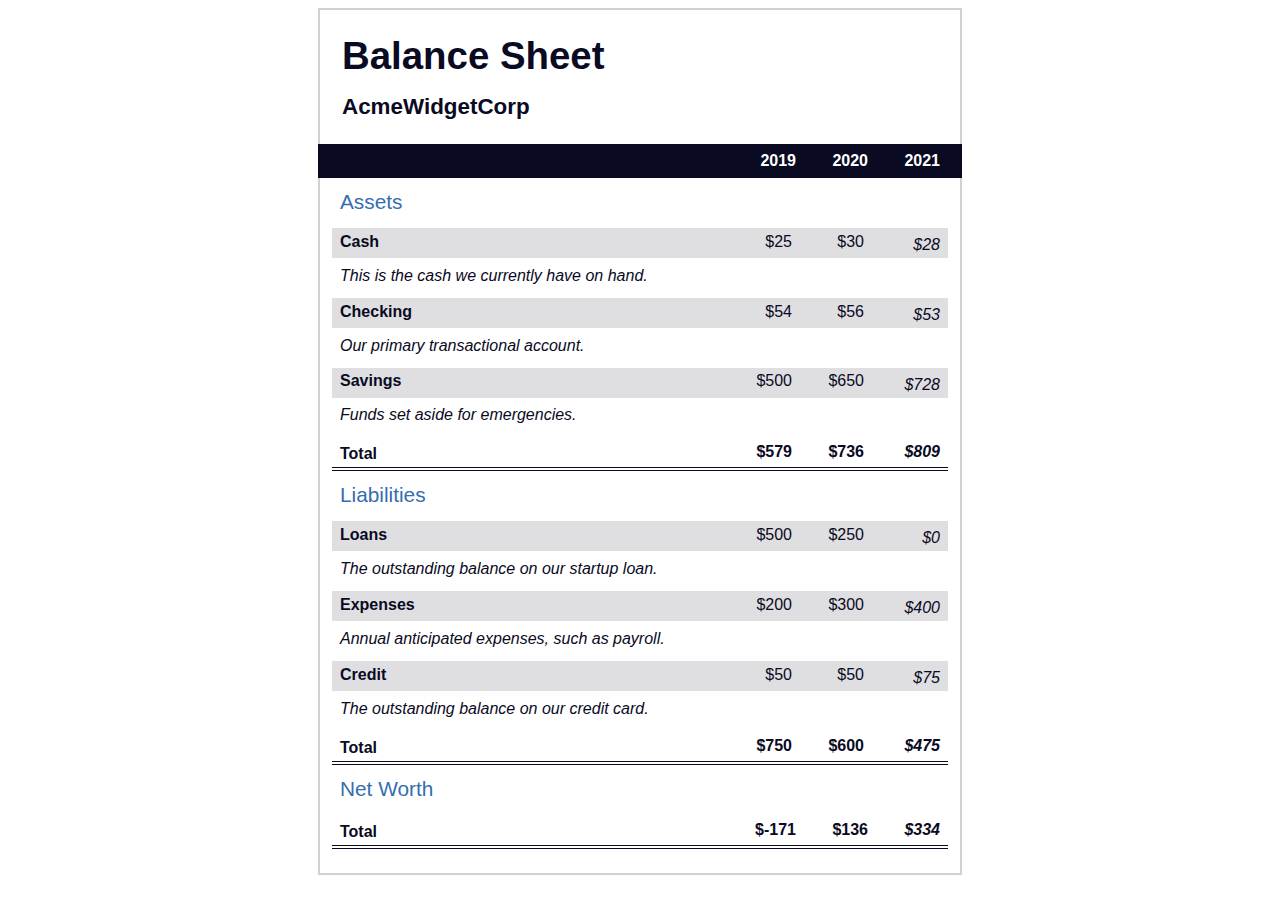
<file: Web Design Responsivo/Balance Sheet/index.html>
<!DOCTYPE html>
<html lang="en">
  <head>
    <meta charset="UTF-8">
    <meta name="viewport" content="width=device-width, initial-scale=1.0">
    <title>Balance Sheet</title>
    <link rel="stylesheet" href="./styles.css">
  </head>
  <body>
    <main>
      <section>
        <h1>
          <span class="flex">
            <span>AcmeWidgetCorp</span>
            <span>Balance Sheet</span>
          </span>
        </h1>
        <div id="years" aria-hidden="true">
          <span class="year">2019</span>
          <span class="year">2020</span>
          <span class="year">2021</span>
        </div>
        <div class="table-wrap">
          <table>
            <caption>Assets</caption>
            <thead>
              <tr>
                <td></td>
                <th><span class="sr-only year">2019</span></th>
                <th><span class="sr-only year">2020</span></th>
                <th class="current"><span class="sr-only year">2021</span></th>
              </tr>
            </thead>
            <tbody>
              <tr class="data">
                <th>Cash <span class="description">This is the cash we currently have on hand.</span></th>
                <td>$25</td>
                <td>$30</td>
                <td class="current">$28</td>
              </tr>
              <tr class="data">
                <th>Checking <span class="description">Our primary transactional account.</span></th>
                <td>$54</td>
                <td>$56</td>
                <td class="current">$53</td>
              </tr>
              <tr class="data">
                <th>Savings <span class="description">Funds set aside for emergencies.</span></th>
                <td>$500</td>
                <td>$650</td>
                <td class="current">$728</td>
              </tr>
              <tr class="total">
                <th>Total <span class="sr-only">Assets</span></th>
                <td>$579</td>
                <td>$736</td>
                <td class="current">$809</td>
              </tr>
            </tbody>
          </table>
          <table>
            <caption>Liabilities</caption>
            <thead>
              <tr>
              <td></td>
              <th><span class="sr-only">2019</span></th>
              <th><span class="sr-only">2020</span></th>
              <th><span class="sr-only">2021</span></th>
              </tr>
            </thead>
            <tbody>
              <tr class="data">
                <th>Loans <span class="description">The outstanding balance on our startup loan.</span></th>
                <td>$500</td>
                <td>$250</td>
                <td class="current">$0</td>
              </tr>
              <tr class="data">
                <th>Expenses <span class="description">Annual anticipated expenses, such as payroll.</span></th>
                <td>$200</td>
                <td>$300</td>
                <td class="current">$400</td>
              </tr>
              <tr class="data">
                <th>Credit <span class="description">The outstanding balance on our credit card.</span></th>
                <td>$50</td>
                <td>$50</td>
                <td class="current">$75</td>
              </tr>
              <tr class="total">
                <th>Total <span class="sr-only">Liabilities</span></th>
                <td>$750</td>
                <td>$600</td>
                <td class="current">$475</td>
              </tr>
            </tbody>
          </table>
          <table>
            <caption>Net Worth</caption>
            <thead>
              <tr>
              <td></td>
              <th><span class="sr-only">2019</span></th>
              <th><span class="sr-only">2020</span></th>
              <th><span class="sr-only">2021</span></th>
              </tr>
            </thead>
            <tbody>
              <tr class="total">
                <th>Total <span class="sr-only">Net Worth</span></th>
                <td>$-171</td>
                <td>$136</td>
                <td class="current">$334</td>
              </tr>
            </tbody>
          </table>
        </div>
      </section>
    </main>
  </body>
</html>
</file>
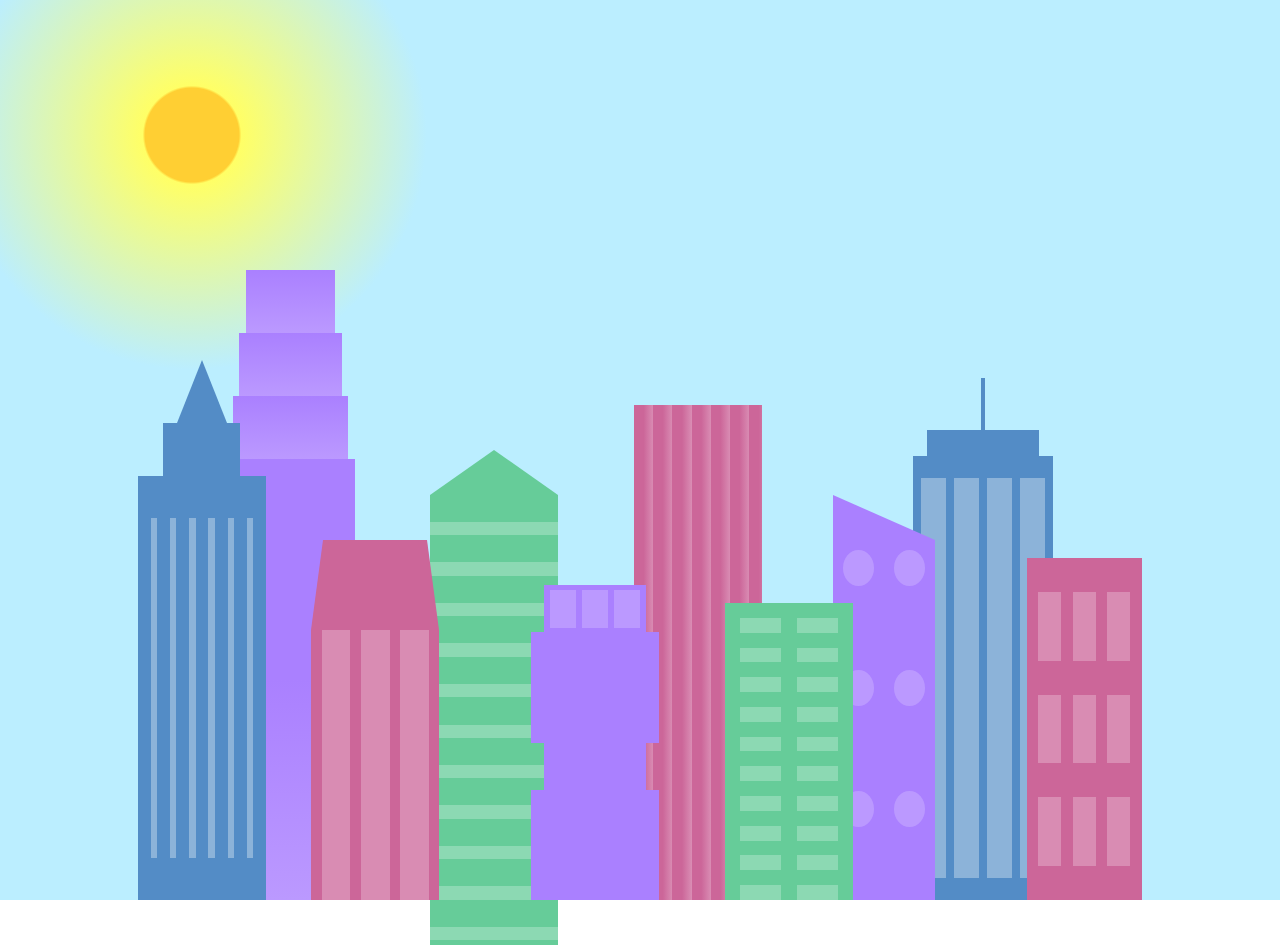
<file: Web Design Responsivo/City Skyline/index.html>
<!DOCTYPE html>
<html lang="en">    
  <head>
    <meta charset="UTF-8">
    <title>City Skyline</title>
    <link href="styles.css" rel="stylesheet" />   
  </head>

  <body>
    <div class="background-buildings sky">
      <div></div>
      <div></div>
      <div class="bb1 building-wrap">
        <div class="bb1a bb1-window"></div>
        <div class="bb1b bb1-window"></div>
        <div class="bb1c bb1-window"></div>
        <div class="bb1d"></div>
      </div>
      <div class="bb2">
        <div class="bb2a"></div>
        <div class="bb2b"></div>
      </div>
      <div class="bb3"></div>
      <div></div>
      <div class="bb4 building-wrap">
        <div class="bb4a"></div>
        <div class="bb4b"></div>
        <div class="bb4c window-wrap">
          <div class="bb4-window"></div>
          <div class="bb4-window"></div>
          <div class="bb4-window"></div>
          <div class="bb4-window"></div>
        </div>
      </div>
      <div></div>
      <div></div>
    </div>

    <div class="foreground-buildings">
      <div></div>
      <div></div>
      <div class="fb1 building-wrap">
        <div class="fb1a"></div>
        <div class="fb1b"></div>
        <div class="fb1c"></div>
      </div>
      <div class="fb2">
        <div class="fb2a"></div>
        <div class="fb2b window-wrap">
          <div class="fb2-window"></div>
          <div class="fb2-window"></div>
          <div class="fb2-window"></div>
        </div>
      </div>
      <div></div>
      <div class="fb3 building-wrap">
        <div class="fb3a window-wrap">
          <div class="fb3-window"></div>
          <div class="fb3-window"></div>
          <div class="fb3-window"></div>
        </div>
        <div class="fb3b"></div>
        <div class="fb3a"></div>
        <div class="fb3b"></div>
      </div>
      <div class="fb4">
        <div class="fb4a"></div>
        <div class="fb4b">
          <div class="fb4-window"></div>
          <div class="fb4-window"></div>
          <div class="fb4-window"></div>
          <div class="fb4-window"></div>
          <div class="fb4-window"></div>
          <div class="fb4-window"></div>
        </div>
      </div>
      <div class="fb5"></div>
      <div class="fb6"></div>
      <div></div>
      <div></div>
    </div>
  </body>
</html>
</file>
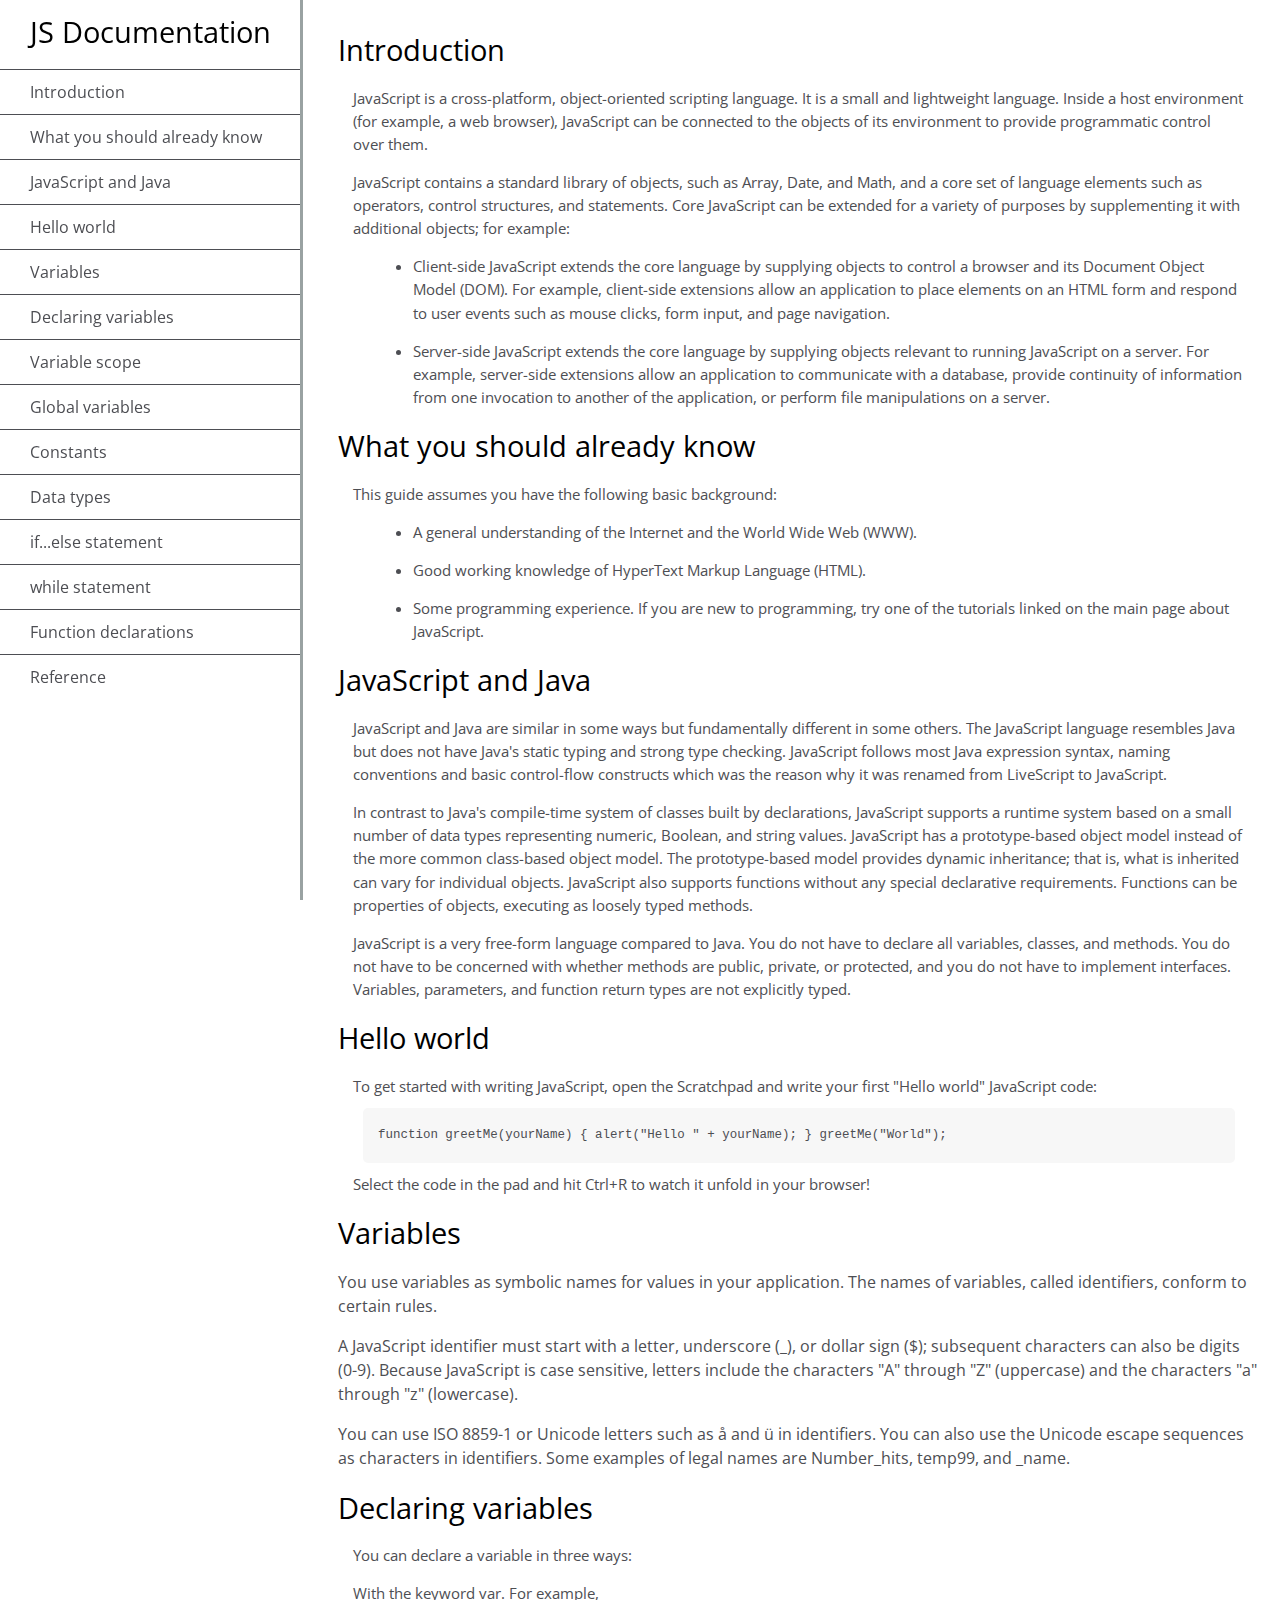
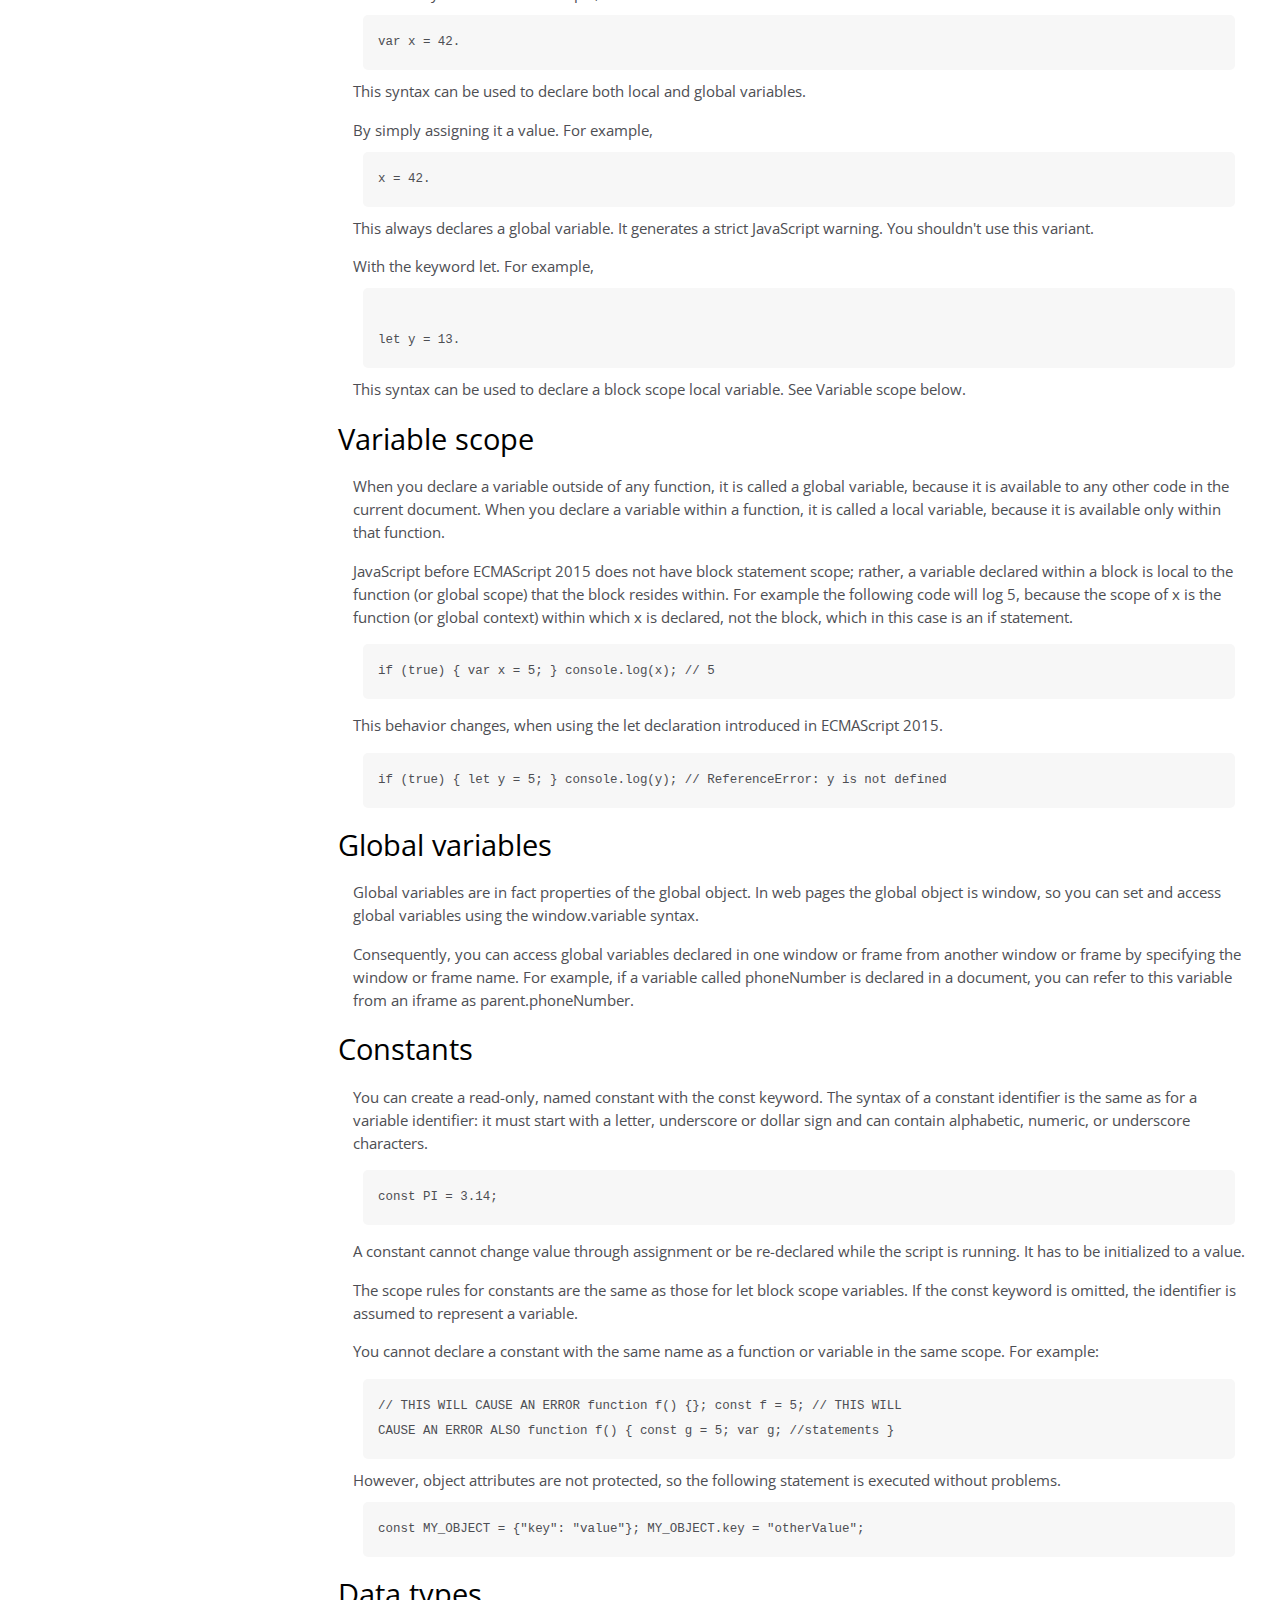
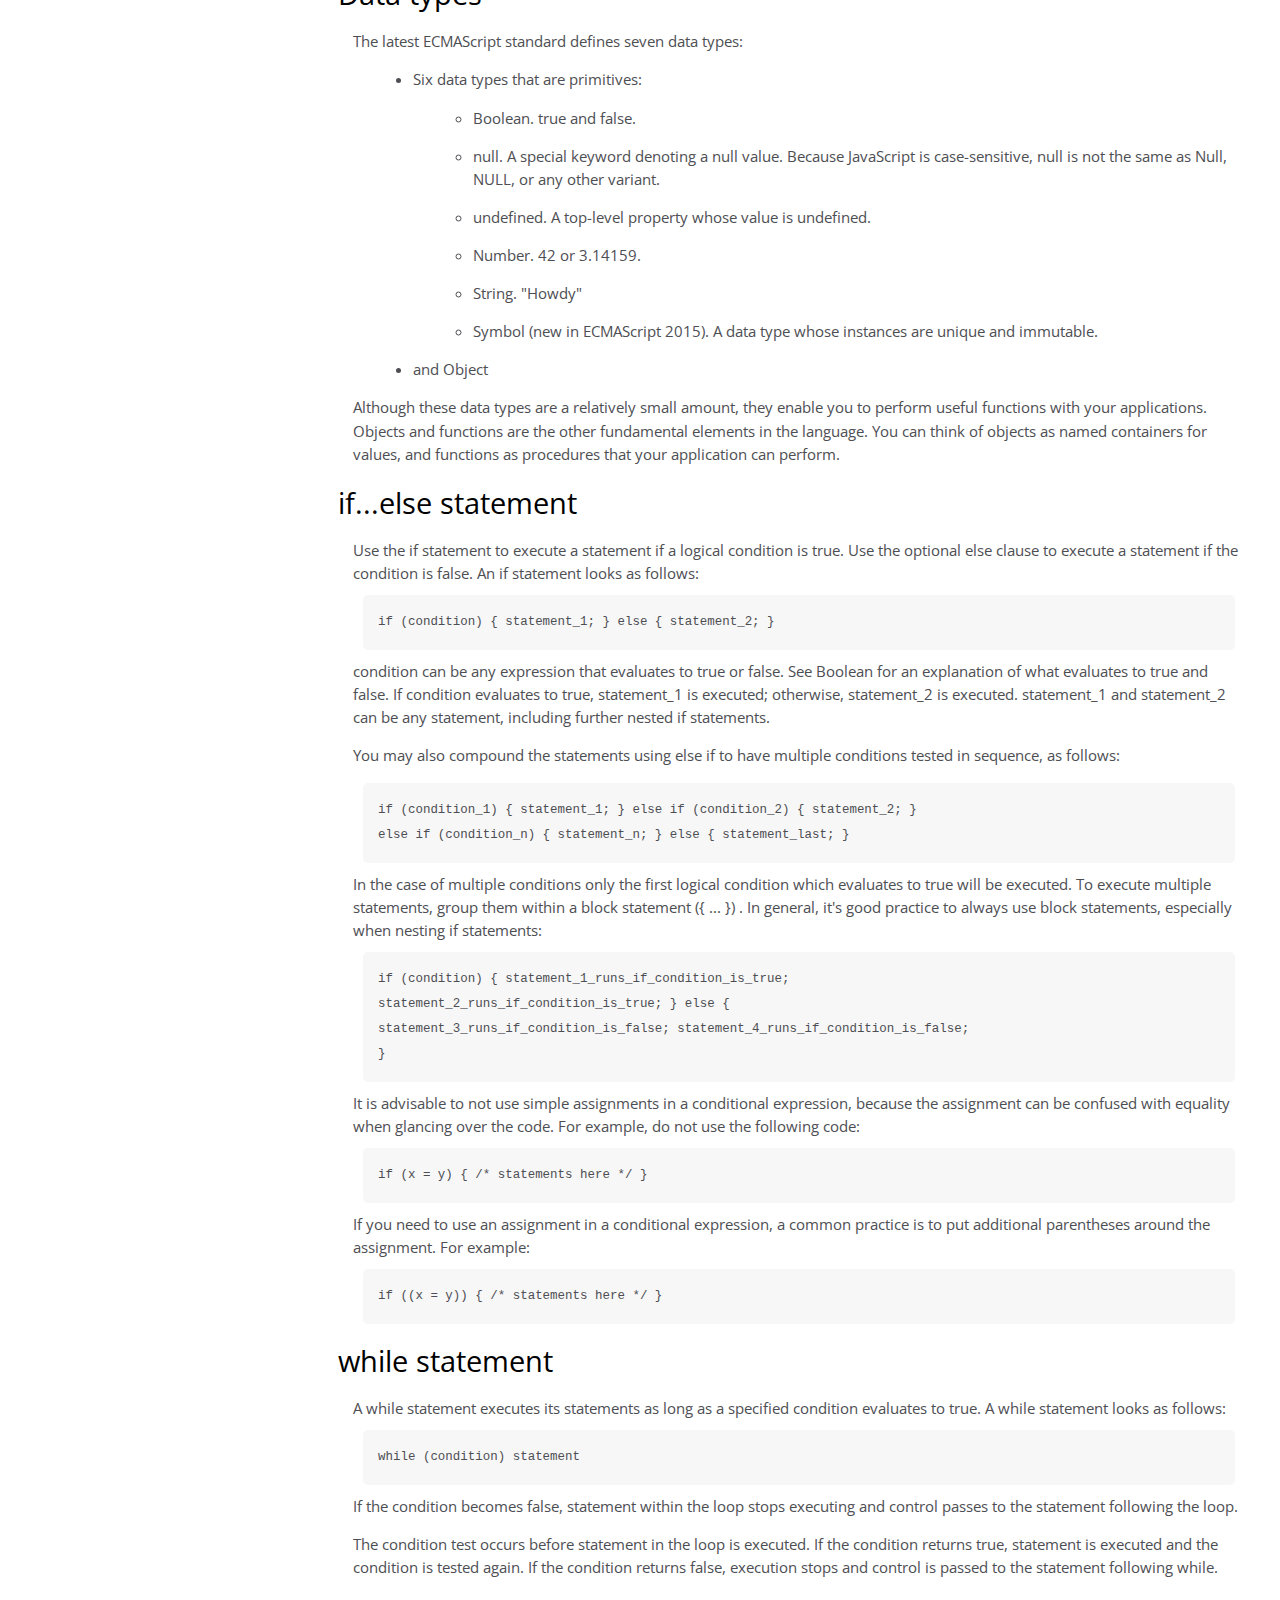
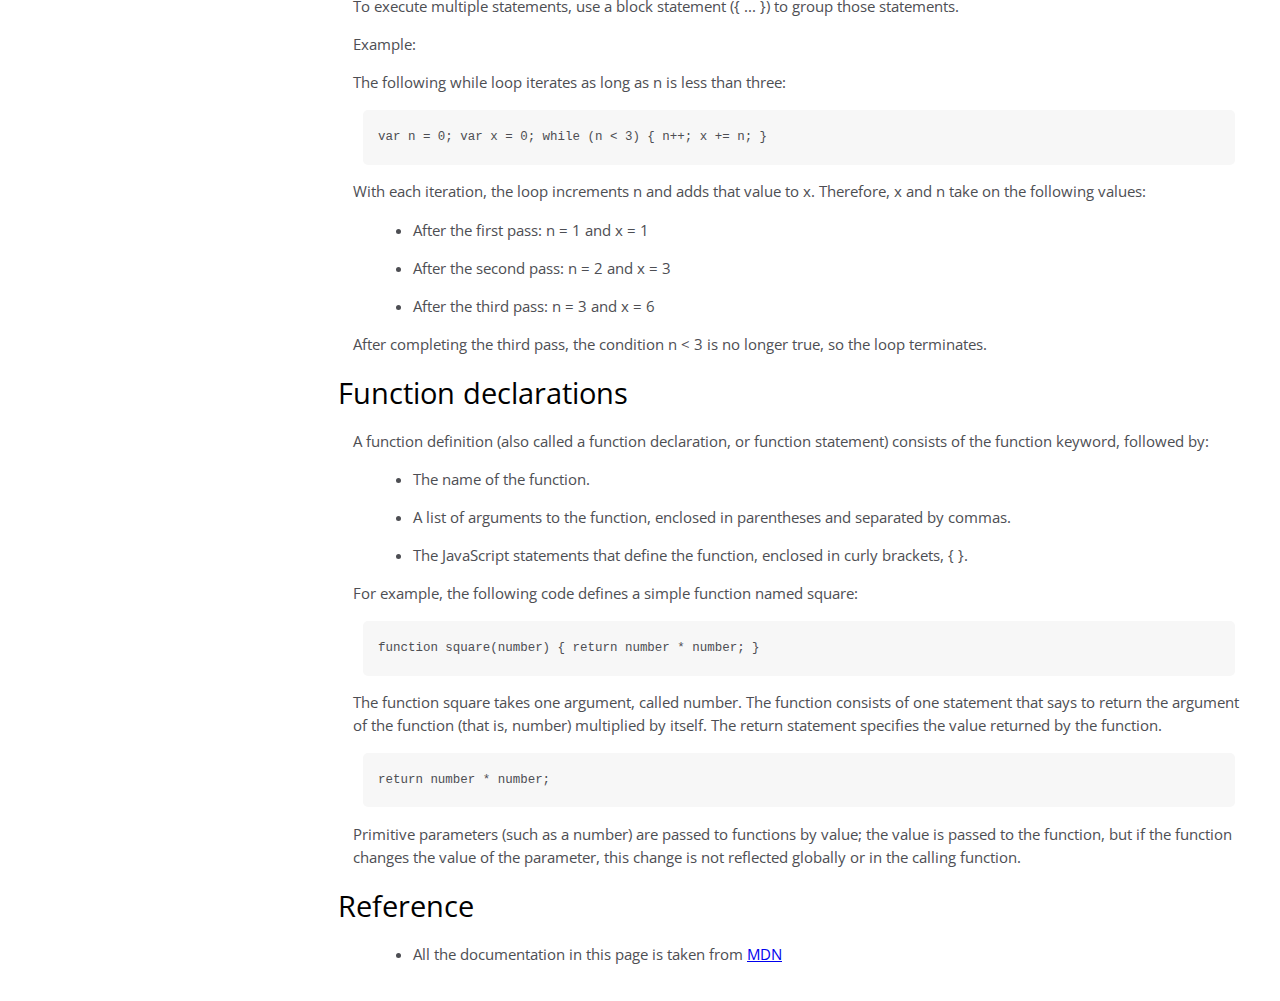
<file: Web Design Responsivo/Creazione Pagina di documentazione tecnica/index.html>
<!DOCTYPE html>
<html lang="en">
    <head>
        <meta charset="UTF-8">
        <meta http-equiv="X-UA-Compatible" content="IE=edge">
        <meta name="viewport" content="width=device-width, initial-scale=1.0">
        <link rel="preconnect" href="https://fonts.googleapis.com">
        <link
            rel="preconnect"
            href="https://fonts.gstatic.com"
            crossorigin="crossorigin">
        <link
            href="https://fonts.googleapis.com/css2?family=Open+Sans:wght@400;600;700&display=swap"
            rel="stylesheet">
        <link rel="stylesheet" href="styles.css">
        <title>Documentazione tecnica</title>
    </head>
    <body>
        <nav id="navbar">
            <header>JS Documentation</header>
            <ul>
                <li>
                    <a class="nav-link" href="#Introduction">Introduction</a>
                </li>
                <li>
                    <a class="nav-link" href="#What_you_should_already_know">What you should already know</a >
                </li>
                <li>
                    <a class="nav-link" href="#JavaScript_and_Java">JavaScript and Java</a >
                </li>
                <li>
                    <a class="nav-link" href="#Hello_world">Hello world</a>
                </li>
                <li>
                    <a class="nav-link" href="#Variables">Variables</a>
                </li>
                <li>
                    <a class="nav-link" href="#Declaring_variables">Declaring variables</a >
                </li>
                <li>
                    <a class="nav-link" href="#Variable_scope">Variable scope</a>
                </li>
                <li>
                    <a class="nav-link" href="#Global_variables">Global variables</a>
                </li>
                <li>
                    <a class="nav-link" href="#Constants">Constants</a>
                </li>
                <li>
                    <a class="nav-link" href="#Data_types">Data types</a>
                </li>
                <li>
                    <a class="nav-link" href="#if...else_statement">if...else statement</a >
                </li>
                <li>
                    <a class="nav-link" href="#while_statement">while statement</a>
                </li>
                <li>
                    <a class="nav-link" href="#Function_declarations">Function declarations</a >
                </li>
                <li>
                    <a class="nav-link" href="#Reference">Reference</a>
                </li>
            </ul>
        </nav>
        <main id="main-doc">
            <section class="main-section" id="Introduction">
                <header>Introduction</header>
                <article>
                    <p>
                        JavaScript is a cross-platform, object-oriented scripting language. It is a
                        small and lightweight language. Inside a host environment (for example, a web
                        browser), JavaScript can be connected to the objects of its environment to
                        provide programmatic control over them.
                    </p>

                    <p>
                        JavaScript contains a standard library of objects, such as Array, Date, and
                        Math, and a core set of language elements such as operators, control structures,
                        and statements. Core JavaScript can be extended for a variety of purposes by
                        supplementing it with additional objects; for example:
                    </p>
                    <ul>
                        <li>
                            Client-side JavaScript extends the core language by supplying objects to control
                            a browser and its Document Object Model (DOM). For example, client-side
                            extensions allow an application to place elements on an HTML form and respond to
                            user events such as mouse clicks, form input, and page navigation.
                        </li>
                        <li>
                            Server-side JavaScript extends the core language by supplying objects relevant
                            to running JavaScript on a server. For example, server-side extensions allow an
                            application to communicate with a database, provide continuity of information
                            from one invocation to another of the application, or perform file manipulations
                            on a server.
                        </li>
                    </ul>
                </article>
            </section>
            <section class="main-section" id="What_you_should_already_know">
                <header>What you should already know</header>
                <article>
                    <p>This guide assumes you have the following basic background:</p>

                    <ul>
                        <li>
                            A general understanding of the Internet and the World Wide Web (WWW).
                        </li>
                        <li>Good working knowledge of HyperText Markup Language (HTML).</li>
                        <li>
                            Some programming experience. If you are new to programming, try one of the
                            tutorials linked on the main page about JavaScript.
                        </li>
                    </ul>
                </article>
            </section>
            <section class="main-section" id="JavaScript_and_Java">
                <header>JavaScript and Java</header>
                <article>
                    <p>
                        JavaScript and Java are similar in some ways but fundamentally different in some
                        others. The JavaScript language resembles Java but does not have Java's static
                        typing and strong type checking. JavaScript follows most Java expression syntax,
                        naming conventions and basic control-flow constructs which was the reason why it
                        was renamed from LiveScript to JavaScript.
                    </p>

                    <p>
                        In contrast to Java's compile-time system of classes built by declarations,
                        JavaScript supports a runtime system based on a small number of data types
                        representing numeric, Boolean, and string values. JavaScript has a
                        prototype-based object model instead of the more common class-based object
                        model. The prototype-based model provides dynamic inheritance; that is, what is
                        inherited can vary for individual objects. JavaScript also supports functions
                        without any special declarative requirements. Functions can be properties of
                        objects, executing as loosely typed methods.
                    </p>
                    <p>
                        JavaScript is a very free-form language compared to Java. You do not have to
                        declare all variables, classes, and methods. You do not have to be concerned
                        with whether methods are public, private, or protected, and you do not have to
                        implement interfaces. Variables, parameters, and function return types are not
                        explicitly typed.
                    </p>
                </article>
            </section>
            <section class="main-section" id="Hello_world">
                <header>Hello world</header>
                <article>
                    To get started with writing JavaScript, open the Scratchpad and write your first
                    "Hello world" JavaScript code:
                    <code >function greetMe(yourName) { alert("Hello " + yourName); } greetMe("World");
                    </code>

                    Select the code in the pad and hit Ctrl+R to watch it unfold in your browser!
                </article>
            </section>
            <section class="main-section" id="Variables">
                <header>Variables</header>
                <p>
                    You use variables as symbolic names for values in your application. The names of
                    variables, called identifiers, conform to certain rules.
                </p>
                <p>
                    A JavaScript identifier must start with a letter, underscore (_), or dollar sign
                    ($); subsequent characters can also be digits (0-9). Because JavaScript is case
                    sensitive, letters include the characters "A" through "Z" (uppercase) and the
                    characters "a" through "z" (lowercase).
                </p>
                <p>
                    You can use ISO 8859-1 or Unicode letters such as å and ü in identifiers. You
                    can also use the Unicode escape sequences as characters in identifiers. Some
                    examples of legal names are Number_hits, temp99, and _name.
                </p>
            </section>
            <section class="main-section" id="Declaring_variables">
                <header>Declaring variables</header>
                <article>
                    You can declare a variable in three ways:
                    <p>
                        With the keyword var. For example,
                        <code>var x = 42.</code>
                        This syntax can be used to declare both local and global variables.
                    </p>
                    <p>
                        By simply assigning it a value. For example,
                        <code>x = 42.</code>
                        This always declares a global variable. It generates a strict JavaScript
                        warning. You shouldn't use this variant.
                    </p>
                    <p>
                        With the keyword let. For example,<code>
                            let y = 13.</code>
                        This syntax can be used to declare a block scope local variable. See Variable
                        scope below.
                    </p>
                </article>
            </section>
            <section class="main-section" id="Variable_scope">
                <header>Variable scope</header>
                <article>
                    <p>
                        When you declare a variable outside of any function, it is called a global
                        variable, because it is available to any other code in the current document.
                        When you declare a variable within a function, it is called a local variable,
                        because it is available only within that function.
                    </p>

                    <p>
                        JavaScript before ECMAScript 2015 does not have block statement scope; rather, a
                        variable declared within a block is local to the function (or global scope) that
                        the block resides within. For example the following code will log 5, because the
                        scope of x is the function (or global context) within which x is declared, not
                        the block, which in this case is an if statement.
                    </p>
                    <code>if (true) { var x = 5; } console.log(x); // 5</code>
                    <p>
                        This behavior changes, when using the let declaration introduced in ECMAScript
                        2015.
                    </p>

                    <code >if (true) { let y = 5; } console.log(y); // ReferenceError: y is not defined</code >
                </article>
            </section>
            <section class="main-section" id="Global_variables">
                <header>Global variables</header>
                <article>
                    <p>
                        Global variables are in fact properties of the global object. In web pages the
                        global object is window, so you can set and access global variables using the
                        window.variable syntax.
                    </p>

                    <p>
                        Consequently, you can access global variables declared in one window or frame
                        from another window or frame by specifying the window or frame name. For
                        example, if a variable called phoneNumber is declared in a document, you can
                        refer to this variable from an iframe as parent.phoneNumber.
                    </p>
                </article>
            </section>
            <section class="main-section" id="Constants">
                <header>Constants</header>
                <article>
                    <p>
                        You can create a read-only, named constant with the const keyword. The syntax of
                        a constant identifier is the same as for a variable identifier: it must start
                        with a letter, underscore or dollar sign and can contain alphabetic, numeric, or
                        underscore characters.
                    </p>

                    <code>const PI = 3.14;</code>
                    <p>
                        A constant cannot change value through assignment or be re-declared while the
                        script is running. It has to be initialized to a value.
                    </p>

                    <p>
                        The scope rules for constants are the same as those for let block scope
                        variables. If the const keyword is omitted, the identifier is assumed to
                        represent a variable.
                    </p>

                    <p>
                        You cannot declare a constant with the same name as a function or variable in
                        the same scope. For example:
                    </p>

                    <code >// THIS WILL CAUSE AN ERROR function f() {}; const f = 5; // THIS WILL
                        CAUSE AN ERROR ALSO function f() { const g = 5; var g; //statements }</code >
                    However, object attributes are not protected, so the following statement is
                    executed without problems.
                    <code >const MY_OBJECT = {"key": "value"}; MY_OBJECT.key = "otherValue";</code >
                </article>
            </section>
            <section class="main-section" id="Data_types">
                <header>Data types</header>
                <article>
                    <p>The latest ECMAScript standard defines seven data types:</p>
                    <ul>
                        <li>
                            <p>Six data types that are primitives:</p>
                            <ul>
                                <li>Boolean. true and false.</li>
                                <li>
                                    null. A special keyword denoting a null value. Because JavaScript is
                                    case-sensitive, null is not the same as Null, NULL, or any other variant.
                                </li>
                                <li>
                                    undefined. A top-level property whose value is undefined.
                                </li>
                                <li>Number. 42 or 3.14159.</li>
                                <li>String. "Howdy"</li>
                                <li>
                                    Symbol (new in ECMAScript 2015). A data type whose instances are unique and
                                    immutable.
                                </li>
                            </ul>
                        </li>

                        <li>and Object</li>
                    </ul>
                    Although these data types are a relatively small amount, they enable you to
                    perform useful functions with your applications. Objects and functions are the
                    other fundamental elements in the language. You can think of objects as named
                    containers for values, and functions as procedures that your application can
                    perform.
                </article>
            </section>
            <section class="main-section" id="if...else_statement">
                <header>if...else statement</header>
                <article>
                    Use the if statement to execute a statement if a logical condition is true. Use
                    the optional else clause to execute a statement if the condition is false. An if
                    statement looks as follows:

                    <code>if (condition) { statement_1; } else { statement_2; }</code>
                    condition can be any expression that evaluates to true or false. See Boolean for
                    an explanation of what evaluates to true and false. If condition evaluates to
                    true, statement_1 is executed; otherwise, statement_2 is executed. statement_1
                    and statement_2 can be any statement, including further nested if statements.
                    <p>
                        You may also compound the statements using else if to have multiple conditions
                        tested in sequence, as follows:
                    </p>
                    <code >if (condition_1) { statement_1; } else if (condition_2) { statement_2; }
                        else if (condition_n) { statement_n; } else { statement_last; }
                    </code>
                    In the case of multiple conditions only the first logical condition which
                    evaluates to true will be executed. To execute multiple statements, group them
                    within a block statement ({ ... }) . In general, it's good practice to always
                    use block statements, especially when nesting if statements:

                    <code >if (condition) { statement_1_runs_if_condition_is_true;
                        statement_2_runs_if_condition_is_true; } else {
                        statement_3_runs_if_condition_is_false; statement_4_runs_if_condition_is_false;
                        }</code >
                    It is advisable to not use simple assignments in a conditional expression,
                    because the assignment can be confused with equality when glancing over the
                    code. For example, do not use the following code:
                    <code>if (x = y) { /* statements here */ }</code>
                    If you need to use an assignment in a conditional expression, a common practice
                    is to put additional parentheses around the assignment. For example:

                    <code>if ((x = y)) { /* statements here */ }</code>
                </article>
            </section>
            <section class="main-section" id="while_statement">
                <header>while statement</header>
                <article>
                    A while statement executes its statements as long as a specified condition
                    evaluates to true. A while statement looks as follows:

                    <code>while (condition) statement</code>
                    If the condition becomes false, statement within the loop stops executing and
                    control passes to the statement following the loop.

                    <p>
                        The condition test occurs before statement in the loop is executed. If the
                        condition returns true, statement is executed and the condition is tested again.
                        If the condition returns false, execution stops and control is passed to the
                        statement following while.
                    </p>

                    <p>
                        To execute multiple statements, use a block statement ({ ... }) to group those
                        statements.
                    </p>

                    Example:

                    <p>
                        The following while loop iterates as long as n is less than three:
                    </p>

                    <code>var n = 0; var x = 0; while (n &lt; 3) { n++; x += n; }</code>
                    <p>
                        With each iteration, the loop increments n and adds that value to x. Therefore,
                        x and n take on the following values:
                    </p>

                    <ul>
                        <li>After the first pass: n = 1 and x = 1</li>
                        <li>After the second pass: n = 2 and x = 3</li>
                        <li>After the third pass: n = 3 and x = 6</li>
                    </ul>
                    <p>
                        After completing the third pass, the condition n &lt; 3 is no longer true, so
                        the loop terminates.
                    </p>
                </article>
            </section>
            <section class="main-section" id="Function_declarations">
                <header>Function declarations</header>
                <article>
                    A function definition (also called a function declaration, or function
                    statement) consists of the function keyword, followed by:

                    <ul>
                        <li>The name of the function.</li>
                        <li>
                            A list of arguments to the function, enclosed in parentheses and separated by
                            commas.
                        </li>
                        <li>
                            The JavaScript statements that define the function, enclosed in curly brackets,
                            { }.
                        </li>
                    </ul>
                    <p>
                        For example, the following code defines a simple function named square:
                    </p>

                    <code>function square(number) { return number * number; }</code>
                    <p>
                        The function square takes one argument, called number. The function consists of
                        one statement that says to return the argument of the function (that is, number)
                        multiplied by itself. The return statement specifies the value returned by the
                        function.
                    </p>
                    <code>return number * number;</code>
                    <p>
                        Primitive parameters (such as a number) are passed to functions by value; the
                        value is passed to the function, but if the function changes the value of the
                        parameter, this change is not reflected globally or in the calling function.
                    </p>
                </article>
            </section>
            <section class="main-section" id="Reference">
                <header>Reference</header>
                <article>
                    <ul>
                        <li>
                            All the documentation in this page is taken from
                            <a
                                href="https://developer.mozilla.org/en-US/docs/Web/JavaScript/Guide"
                                target="_blank">MDN</a >
                        </li>
                    </ul>
                </article>
            </section>
        </main>
    </body>
</html>
</file>
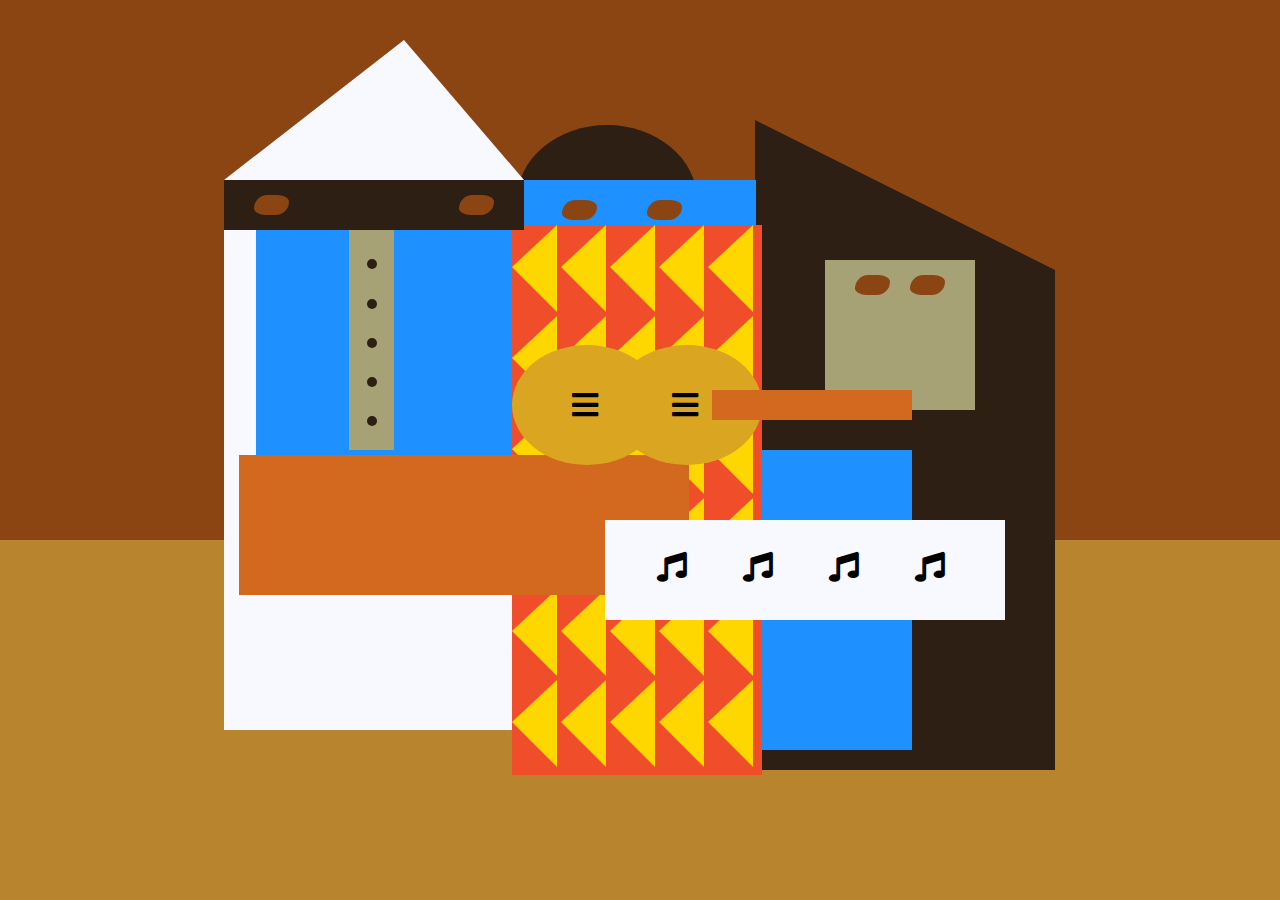
<file: Web Design Responsivo/Dipinto di Picasso/index.html>
<!DOCTYPE html>
<html lang="en">
  <head>
    <meta charset="utf-8">
    <title>Picasso Painting</title>
    <link rel="stylesheet" href="./styles.css" />
    <link rel="stylesheet" href="https://use.fontawesome.com/releases/v5.8.2/css/all.css">
  </head>
  <body>
    <div id="back-wall"></div>
    <div class="characters">
      <div id="offwhite-character">
        <div id="white-hat"></div>
        <div id="black-mask">
          <div class="eyes left"></div>
          <div class="eyes right"></div>
        </div>
        <div id="gray-instrument">
          <div class="black-dot"></div>
          <div class="black-dot"></div>
          <div class="black-dot"></div>
          <div class="black-dot"></div>
          <div class="black-dot"></div>
        </div>
        <div id="tan-table"></div>
      </div>
      <div id="black-character">
        <div id="black-hat"></div>
        <div id="gray-mask">
          <div class="eyes left"></div>
          <div class="eyes right"></div>
        </div>
        <div id="white-paper">
          <i class="fas fa-music"></i>
          <i class="fas fa-music"></i>
          <i class="fas fa-music"></i>
          <i class="fas fa-music"></i>
        </div>
      </div>
      <div class="blue" id="blue-left"></div>
      <div class="blue" id="blue-right"></div>
      <div id="orange-character">
        <div id="black-round-hat"></div>
        <div id="eyes-div">
          <div class="eyes left"></div>
          <div class="eyes right"></div>
        </div>
        <div id="triangles">
          <div class="triangle"></div>
          <div class="triangle"></div>
          <div class="triangle"></div>
          <div class="triangle"></div>
          <div class="triangle"></div>
          <div class="triangle"></div>
          <div class="triangle"></div>
          <div class="triangle"></div>
          <div class="triangle"></div>
          <div class="triangle"></div>
          <div class="triangle"></div>
          <div class="triangle"></div>
          <div class="triangle"></div>
          <div class="triangle"></div>
          <div class="triangle"></div>
          <div class="triangle"></div>
          <div class="triangle"></div>
          <div class="triangle"></div>
          <div class="triangle"></div>
          <div class="triangle"></div>
          <div class="triangle"></div>
          <div class="triangle"></div>
          <div class="triangle"></div>
          <div class="triangle"></div>
          <div class="triangle"></div>
          <div class="triangle"></div>
          <div class="triangle"></div>
          <div class="triangle"></div>
          <div class="triangle"></div>
          <div class="triangle"></div>
        </div>
        <div id="guitar">
          <div class="guitar" id="guitar-left">
            <i class="fas fa-bars"></i>
          </div>
          <div class="guitar" id="guitar-right">
            <i class="fas fa-bars"></i>
          </div>
          <div id="guitar-neck"></div>
        </div>
      </div>
    </div>
  </body>
</html>
</file>
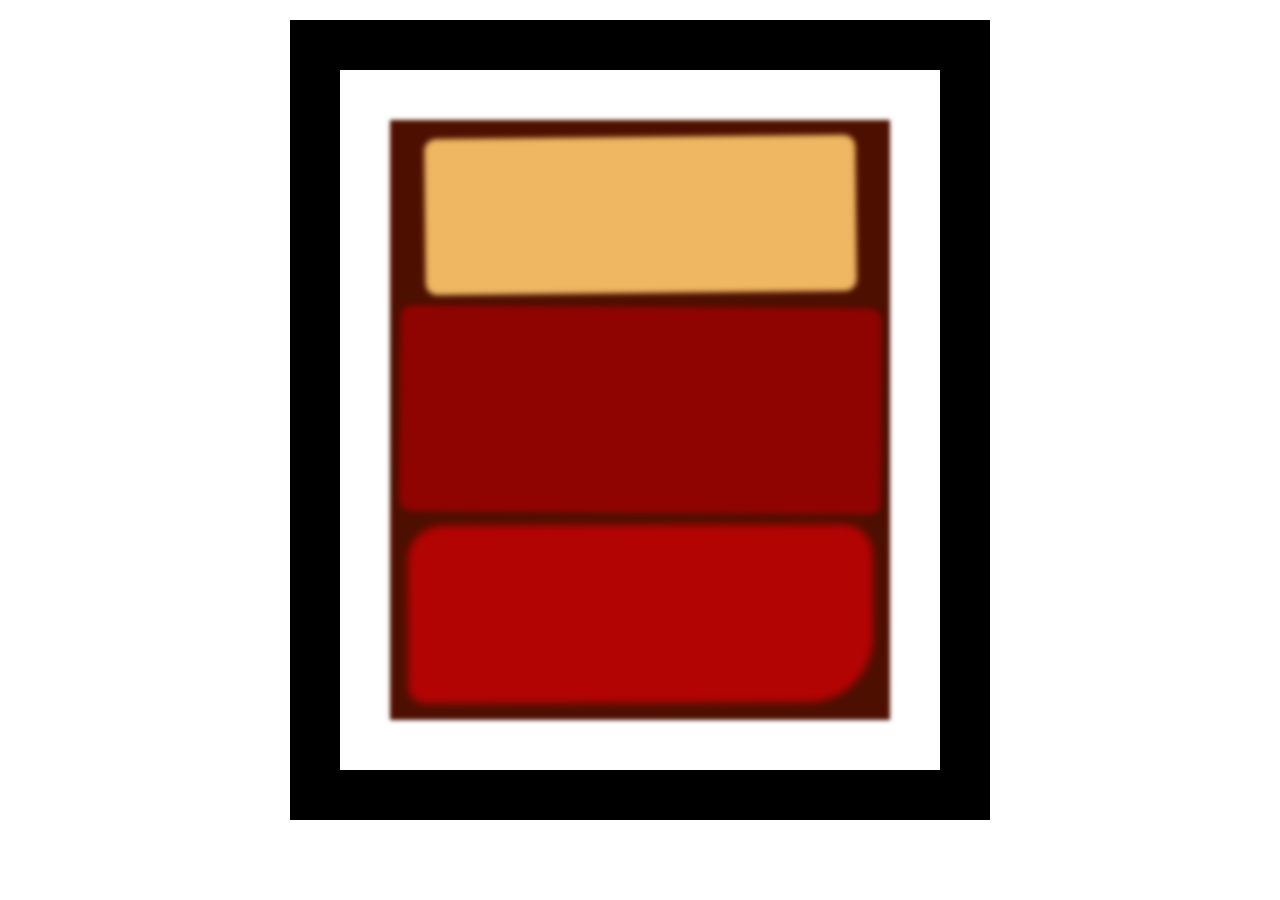
<file: Web Design Responsivo/Dipinto di Rothko/index.html>
<!DOCTYPE html>
<html lang="en">
  <head>
    <meta charset="UTF-8">
    <title>Rothko Painting</title>
    <link href="./styles.css" rel="stylesheet">
  </head>
  <body>
    <div class="frame">
      <div class="canvas">
        <div class="one"></div>
        <div class="two"></div>
        <div class="three"></div>
      </div>
    </div>
  </body>
</html>
</file>
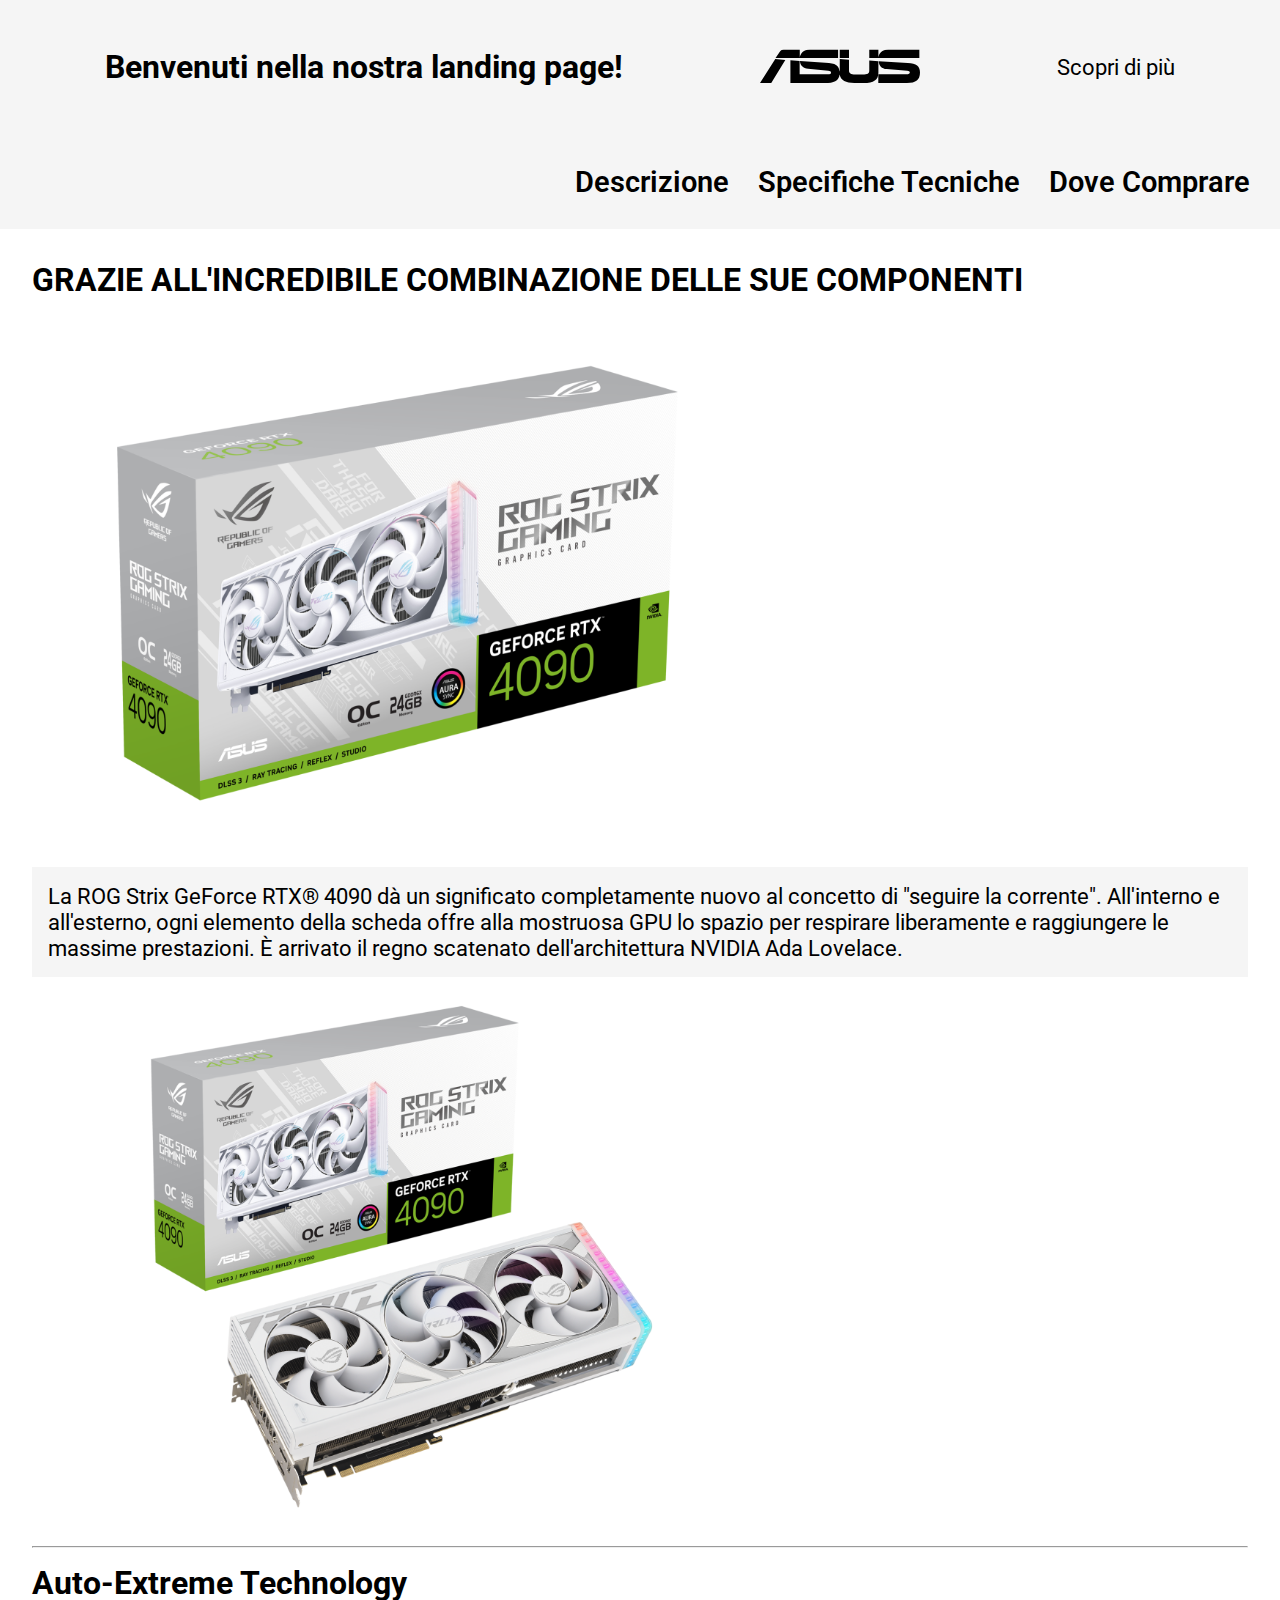
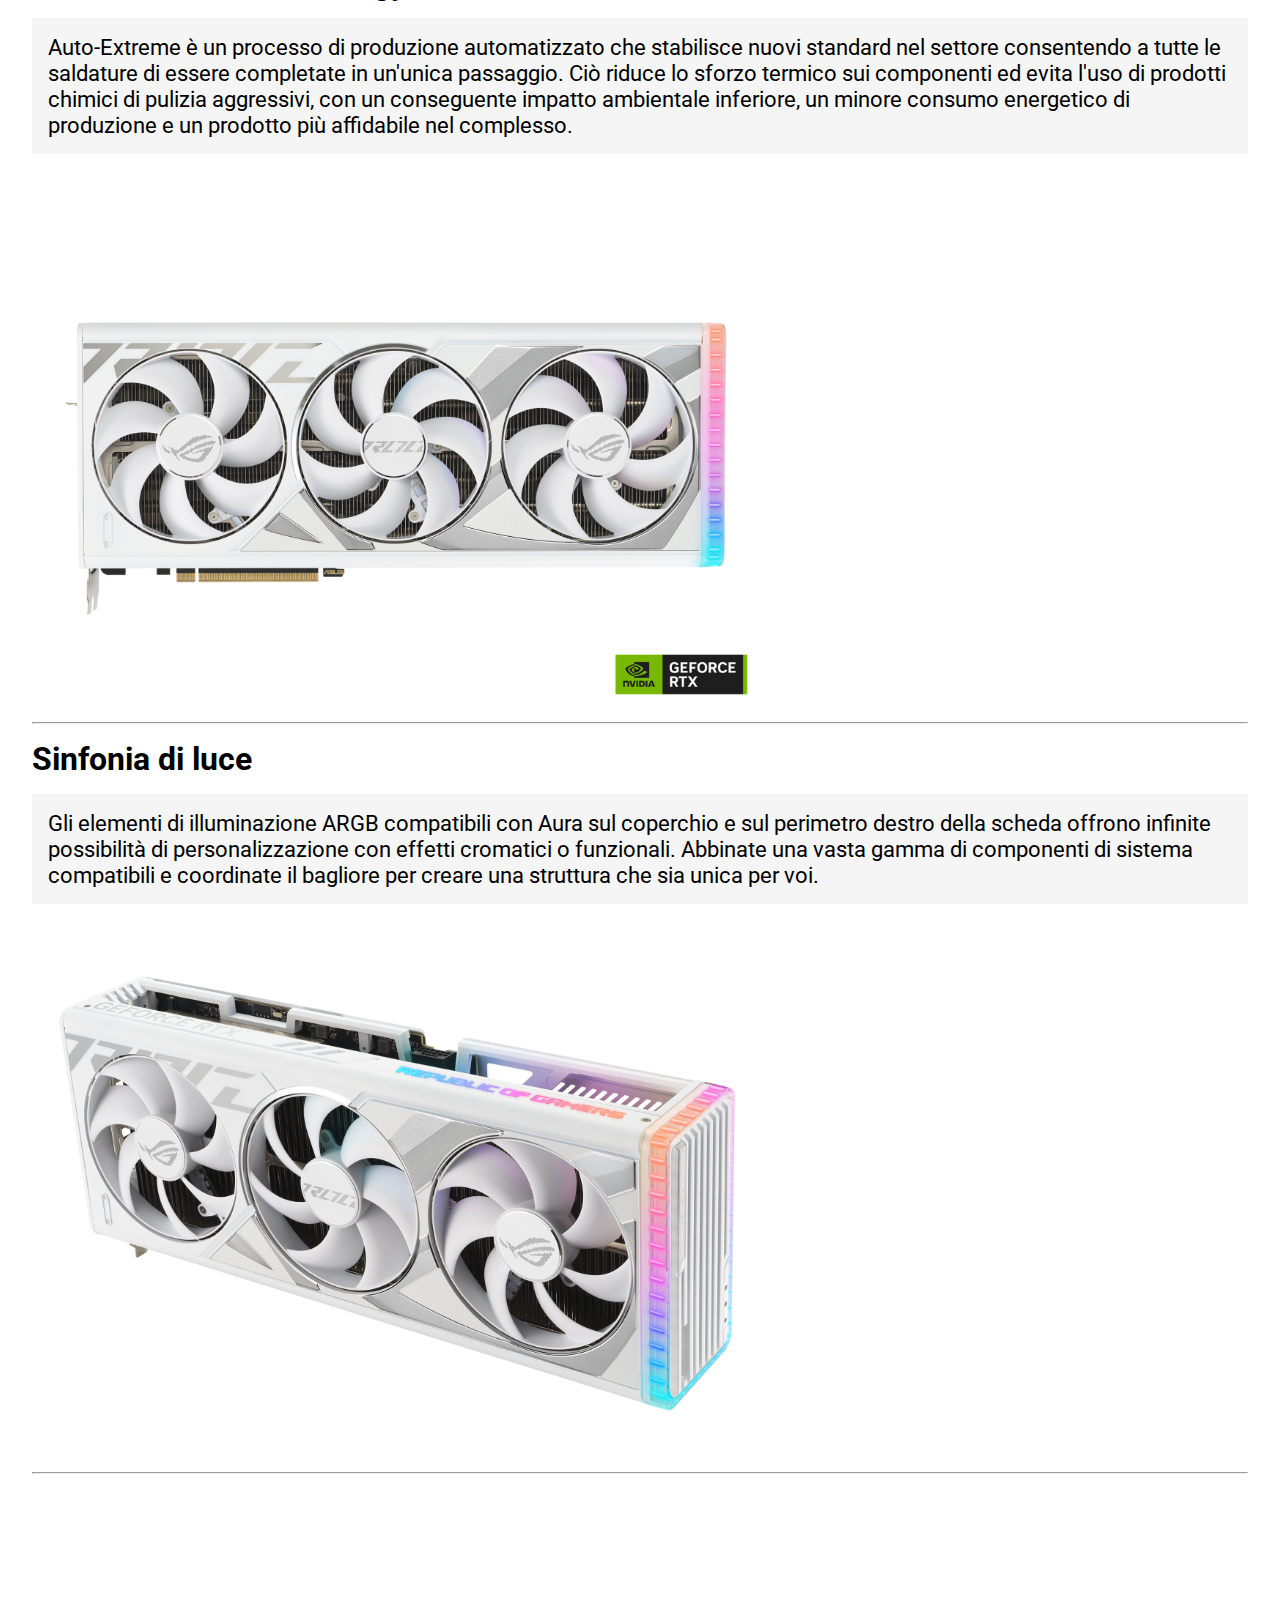
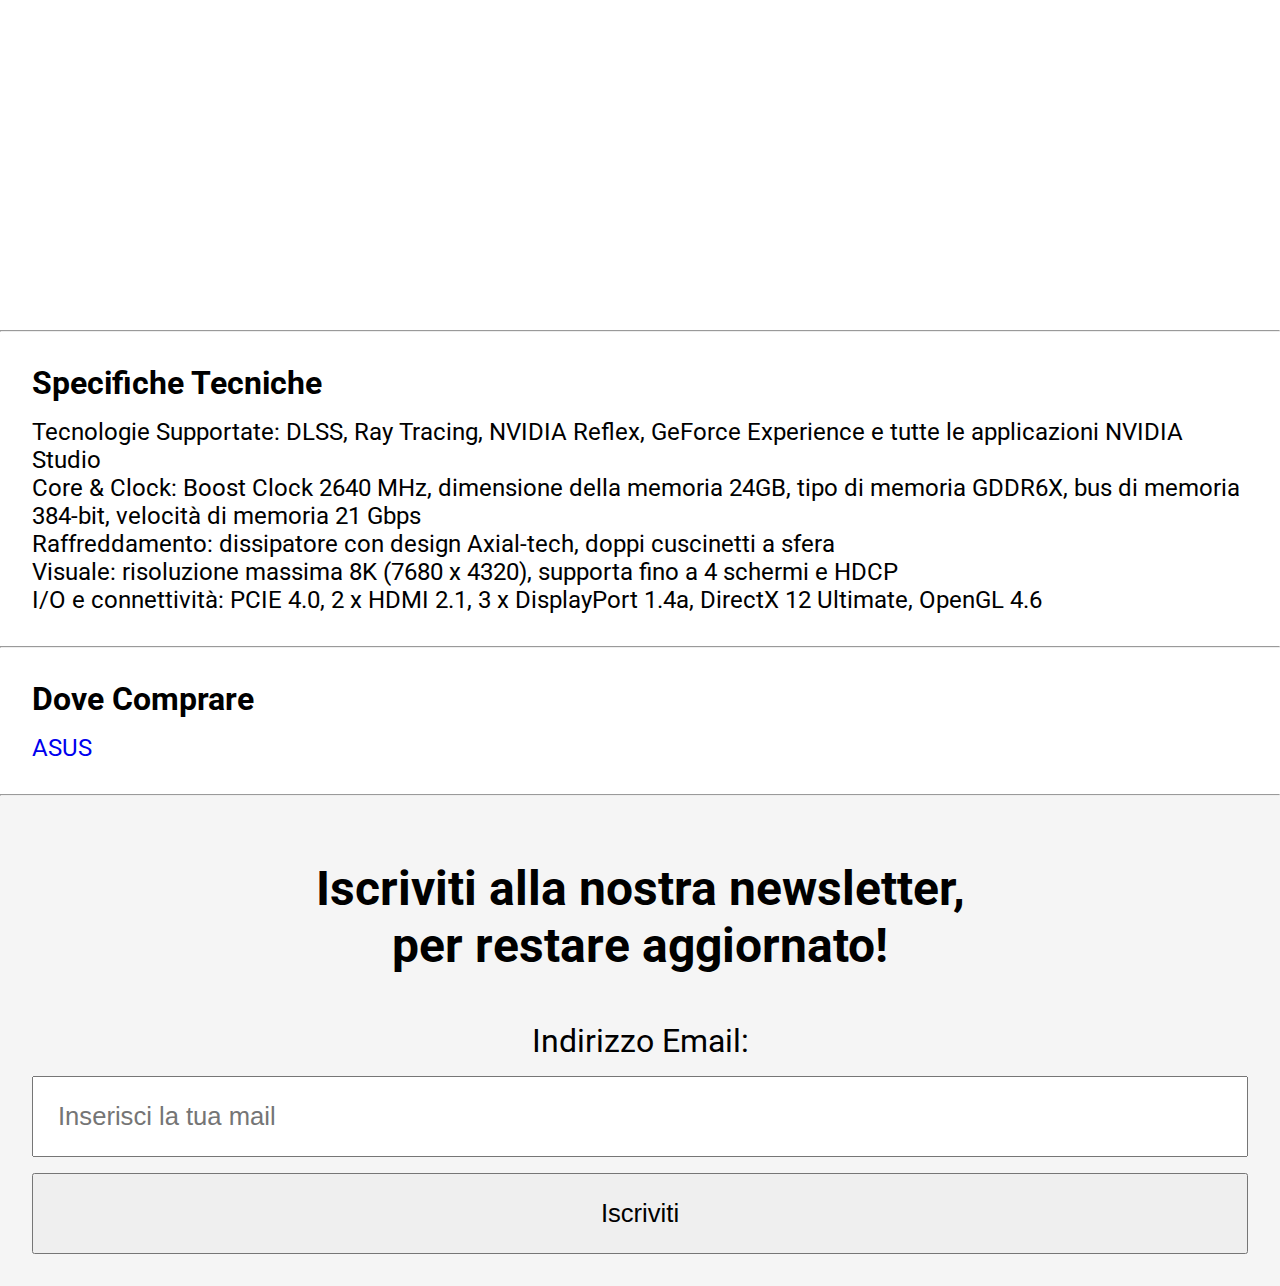
<file: Web Design Responsivo/Landing Page/index.html>
<!DOCTYPE html>
<html lang="it">
    <head>
        <meta charset="UTF-8">
        <meta name="viewport" content="width=device-width, initial-scale=1.0">
        <title>Landing Page del Prodotto</title>
        <link rel="stylesheet" href="./src/css/style.css">
    </head>
    <body>
        <header id="header">
            <div id="header-content">
                <h1 id="header-title">Benvenuti nella nostra landing page!</h1>
                <img id="header-img" src="./src/img/ASUS_logo.svg" alt="Logo">
                <a class="cta-button" href="#form">Scopri di più</a>
            </div>
            <nav id="nav-bar">
                <input type="checkbox" id="toggle">
                <label for="toggle" class="mobile-menu-toggle">
                    <div class="bar top"></div>
                    <div class="bar middle"></div>
                    <div class="bar bottom"></div>
                </label>
                <ul class="nav-links">
                    <li>
                        <a class="nav-link" href="#">Descrizione</a>
                    </li>
                    <li>
                        <a class="nav-link" href="#">Specifiche Tecniche</a>
                    </li>
                    <li>
                        <a class="nav-link" href="#">Dove Comprare</a>
                    </li>
                </ul>
            </nav>
        </header>

        <section id="section1" class="section">
            <!-- Contenuto della sezione 1 -->
            <h2>GRAZIE ALL'INCREDIBILE COMBINAZIONE DELLE SUE COMPONENTI</h2>
            <img src="./src/img/h732.png" alt="immagine scheda video">
            <p>La ROG Strix GeForce RTX® 4090 dà un significato completamente nuovo al
                concetto di "seguire la corrente". All'interno e all'esterno, ogni elemento
                della scheda offre alla mostruosa GPU lo spazio per respirare liberamente e
                raggiungere le massime prestazioni. È arrivato il regno scatenato
                dell'architettura NVIDIA Ada Lovelace.</p>
            <img src="./src/img/h732 (1).png" alt="immagine scheda video">
            <hr>
            <h2>Auto-Extreme Technology</h2>
            <p>Auto-Extreme è un processo di produzione automatizzato che stabilisce nuovi
                    standard nel settore consentendo a tutte le saldature di essere completate in
                    un'unica passaggio. Ciò riduce lo sforzo termico sui componenti ed evita l'uso
                    di prodotti chimici di pulizia aggressivi, con un conseguente impatto ambientale
                    inferiore, un minore consumo energetico di produzione e un prodotto più
                    affidabile nel complesso.</p>
            <img src="./src/img/h732 (3).png" alt="immagine scheda video">
            <hr>
            <h2>Sinfonia di luce</h2>
            <p>Gli elementi di illuminazione ARGB compatibili con Aura sul coperchio e sul
                perimetro destro della scheda offrono infinite possibilità di personalizzazione
                con effetti cromatici o funzionali. Abbinate una vasta gamma di componenti di
                sistema compatibili e coordinate il bagliore per creare una struttura che sia
                unica per voi.</p>
            <img src="./src/img/h732 (2).png" alt="immagine scheda video">
            <hr>
        </section>
        <div id="video" class="section">
            <iframe
                src="https://www.youtube.com/embed/ki7JKna_FBA"
                title="YouTube video player"
                frameborder="0"
                allow="accelerometer; autoplay; clipboard-write; encrypted-media; gyroscope; picture-in-picture; web-share"
                allowfullscreen="allowfullscreen"></iframe>
        </div>
        <hr>
        <section id="section2" class="section">
            <!-- Contenuto della sezione 2 -->
            <h2>Specifiche Tecniche</h2>
            <ul>
                <li>Tecnologie Supportate: DLSS, Ray Tracing, NVIDIA Reflex, GeForce Experience
                    e tutte le applicazioni NVIDIA Studio</li>
                <li>Core & Clock: Boost Clock 2640 MHz, dimensione della memoria 24GB, tipo di
                    memoria GDDR6X, bus di memoria 384-bit, velocità di memoria 21 Gbps</li>
                <li>Raffreddamento: dissipatore con design Axial-tech, doppi cuscinetti a sfera</li>
                <li>Visuale: risoluzione massima 8K (7680 x 4320), supporta fino a 4 schermi e HDCP</li>
                <li>I/O e connettività: PCIE 4.0, 2 x HDMI 2.1, 3 x DisplayPort 1.4a, DirectX 12
                    Ultimate, OpenGL 4.6</li>
            </ul>
        </section>
        <hr>
        <section id="section3" class="section">
            <!-- Contenuto della sezione 3 -->
            <h2>Dove Comprare</h2>
            <a
                href="https://estore.asus.com/it/rog/90yv0id2-m0na00-rog-strix-rtx4090-o24g-white.html"
                target="_blank"
                rel="noopener noreferrer">
                ASUS</a>
        </section>
        <hr>
        <form
            id="form"
            action="https://www.freecodecamp.com/email-submit"
            method="POST">
            <h2>Iscriviti alla nostra newsletter,<br>
                per restare aggiornato!</h2>
            <label for="email">Indirizzo Email:</label>
            <input
                type="email"
                id="email"
                name="email"
                placeholder="Inserisci la tua mail"
                required="required">
            <input type="submit" id="submit" value="Iscriviti">
        </form>
    </body>
</html>
</file>
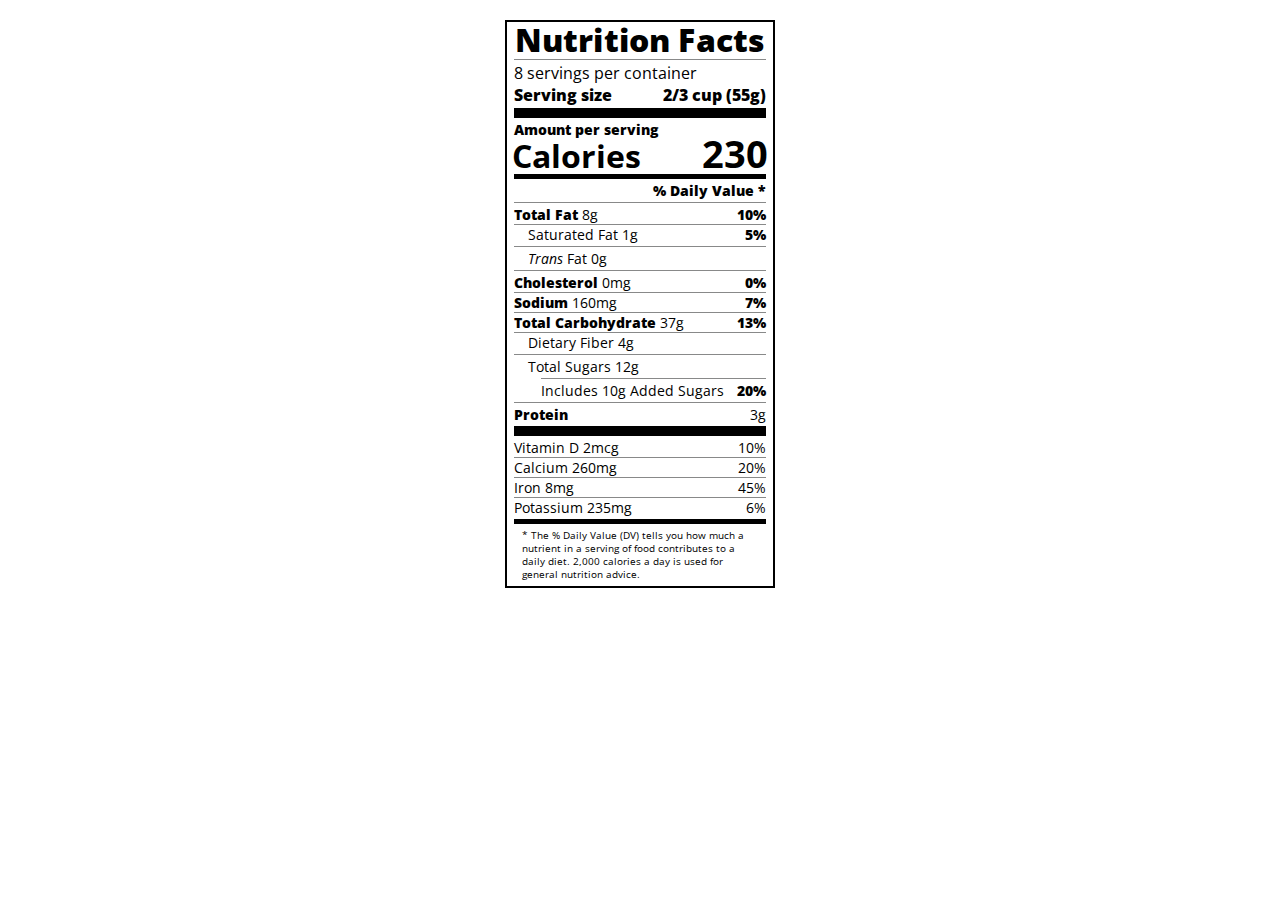
<file: Web Design Responsivo/Nutrition Facts/index.html>
<!DOCTYPE html>
<html lang="en">

<head>
  <meta charset="UTF-8">
  <title>Nutrition Label</title>
  <link href="https://fonts.googleapis.com/css?family=Open+Sans:400,700,800" rel="stylesheet">
  <link href="./styles.css" rel="stylesheet">
</head>

<body>
  <div class="label">
    <header>
      <h1 class="bold">Nutrition Facts</h1>
      <div class="divider"></div>
      <p>8 servings per container</p>
      <p class="bold">Serving size <span>2/3 cup (55g)</span></p>
    </header>
    <div class="divider large"></div>
    <div class="calories-info">
      <div class="left-container">
        <h2 class="bold small-text">Amount per serving</h2>
        <p>Calories</p>
      </div>
      <span>230</span>
    </div>
    <div class="divider medium"></div>
    <div class="daily-value small-text">
      <p class="bold right no-divider">% Daily Value *</p>
      <div class="divider"></div>
      <p><span><span class="bold">Total Fat</span> 8g</span> <span class="bold">10%</span></p>
      <p class="indent no-divider">Saturated Fat 1g <span class="bold">5%</span></p>
      <div class="divider"></div>
      <p class="indent no-divider"><span><i>Trans</i> Fat 0g</span></p>
      <div class="divider"></div>
      <p><span><span class="bold">Cholesterol</span> 0mg</span> <span class="bold">0%</span></p>
      <p><span><span class="bold">Sodium</span> 160mg</span> <span class="bold">7%</span></p>
      <p><span><span class="bold">Total Carbohydrate</span> 37g</span> <span class="bold">13%</span></p>
      <p class="indent no-divider">Dietary Fiber 4g</p>
      <div class="divider"></div>
      <p class="indent no-divider">Total Sugars 12g</p>
      <div class="divider double-indent"></div>
      <p class="double-indent no-divider">Includes 10g Added Sugars <span class="bold">20%</span>
      <div class="divider"></div>
      <p class="no-divider"><span class="bold">Protein</span> 3g</p>
      <div class="divider large"></div>
      <p>Vitamin D 2mcg <span>10%</span></p>
      <p>Calcium 260mg <span>20%</span></p>
      <p>Iron 8mg <span>45%</span></p>
      <p class="no-divider">Potassium 235mg <span>6%</span></p>
    </div>
    <div class="divider medium"></div>
    <p class="note">* The % Daily Value (DV) tells you how much a nutrient in a serving of food contributes to a daily
      diet. 2,000 calories a day is used for general nutrition advice.</p>
  </div>
</body>
</html>
</file>
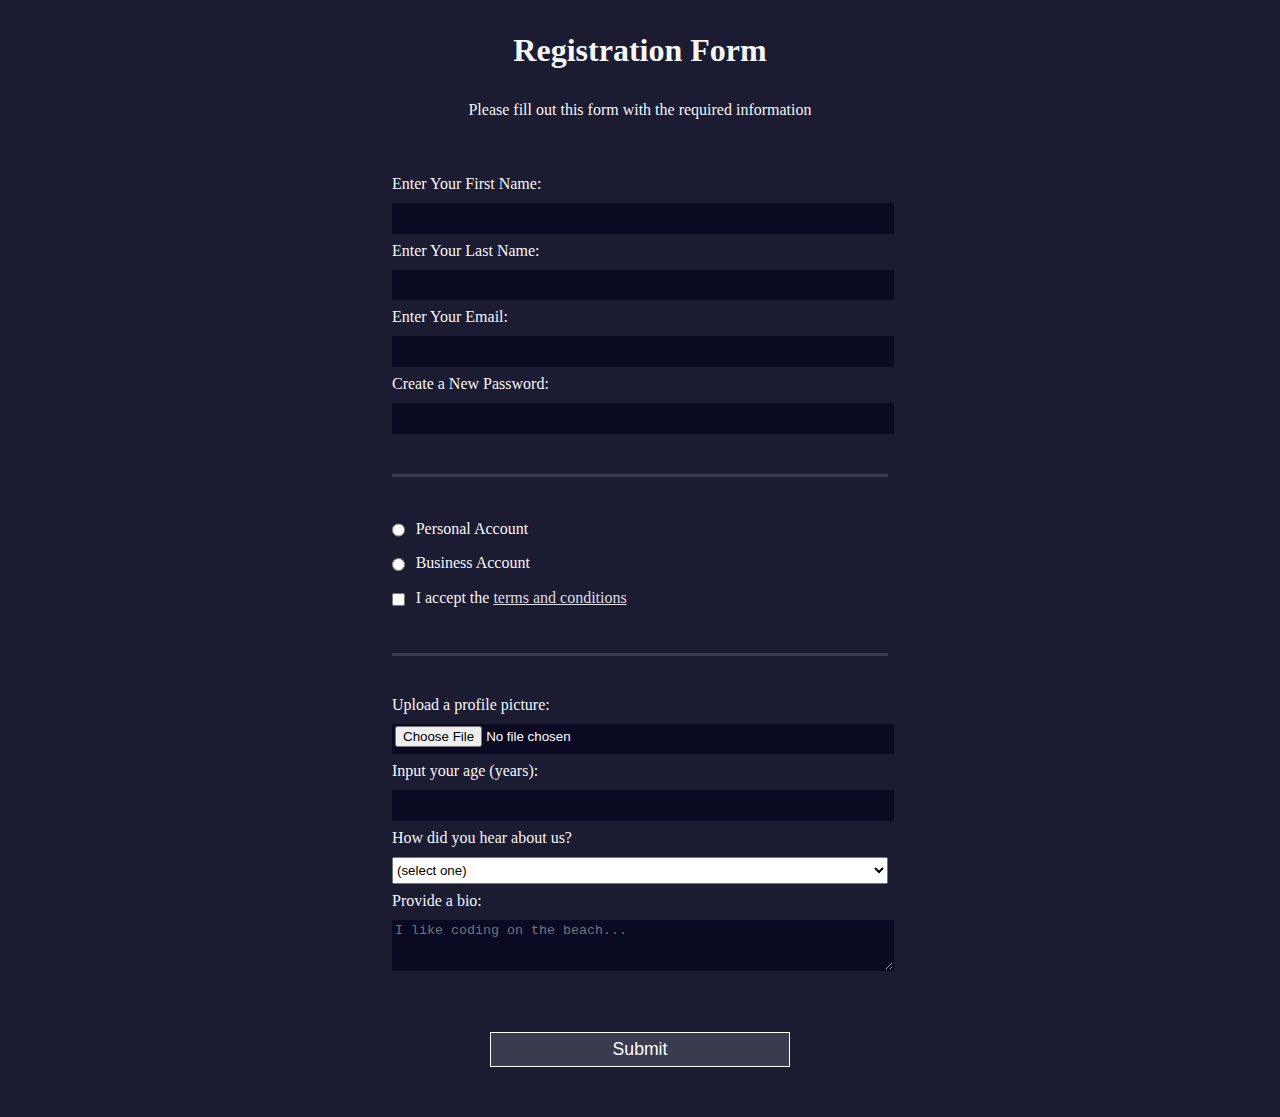
<file: Web Design Responsivo/Registration Form/index.html>
<!DOCTYPE html>
<html lang="en">
  <head>
    <meta charset="UTF-8">
    <title>Registration Form</title>
    <link rel="stylesheet" href="styles.css" />
  </head>
  <body>
    <h1>Registration Form</h1>
    <p>Please fill out this form with the required information</p>
    <form method="post" action='https://register-demo.freecodecamp.org'>
      <fieldset>
        <label for="first-name">Enter Your First Name: <input id="first-name" name="first-name" type="text" required /></label>
        <label for="last-name">Enter Your Last Name: <input id="last-name" name="last-name" type="text" required /></label>
        <label for="email">Enter Your Email: <input id="email" name="email" type="email" required /></label>
        <label for="new-password">Create a New Password: <input id="new-password" name="new-password" type="password" pattern="[a-z0-5]{8,}" required /></label>
      </fieldset>
      <fieldset>
        <label for="personal-account"><input id="personal-account" type="radio" name="account-type" class="inline" /> Personal Account</label>
        <label for="business-account"><input id="business-account" type="radio" name="account-type" class="inline" /> Business Account</label>
        <label for="terms-and-conditions">
          <input id="terms-and-conditions" type="checkbox" required name="terms-and-conditions" class="inline" /> I accept the <a href="https://www.freecodecamp.org/news/terms-of-service/">terms and conditions</a>
        </label>
      </fieldset>
      <fieldset>
        <label for="profile-picture">Upload a profile picture: <input id="profile-picture" type="file" name="file" /></label>
        <label for="age">Input your age (years): <input id="age" type="number" name="age" min="13" max="120" /></label>
        <label for="referrer">How did you hear about us?
          <select id="referrer" name="referrer">
            <option value="">(select one)</option>
            <option value="1">freeCodeCamp News</option>
            <option value="2">freeCodeCamp YouTube Channel</option>
            <option value="3">freeCodeCamp Forum</option>
            <option value="4">Other</option>
          </select>
        </label>
        <label for="bio">Provide a bio:
          <textarea id="bio" name="bio" rows="3" cols="30" placeholder="I like coding on the beach..."></textarea>
        </label>
      </fieldset>
      <input type="submit" value="Submit" />
    </form>
  </body>
</html>
</file>
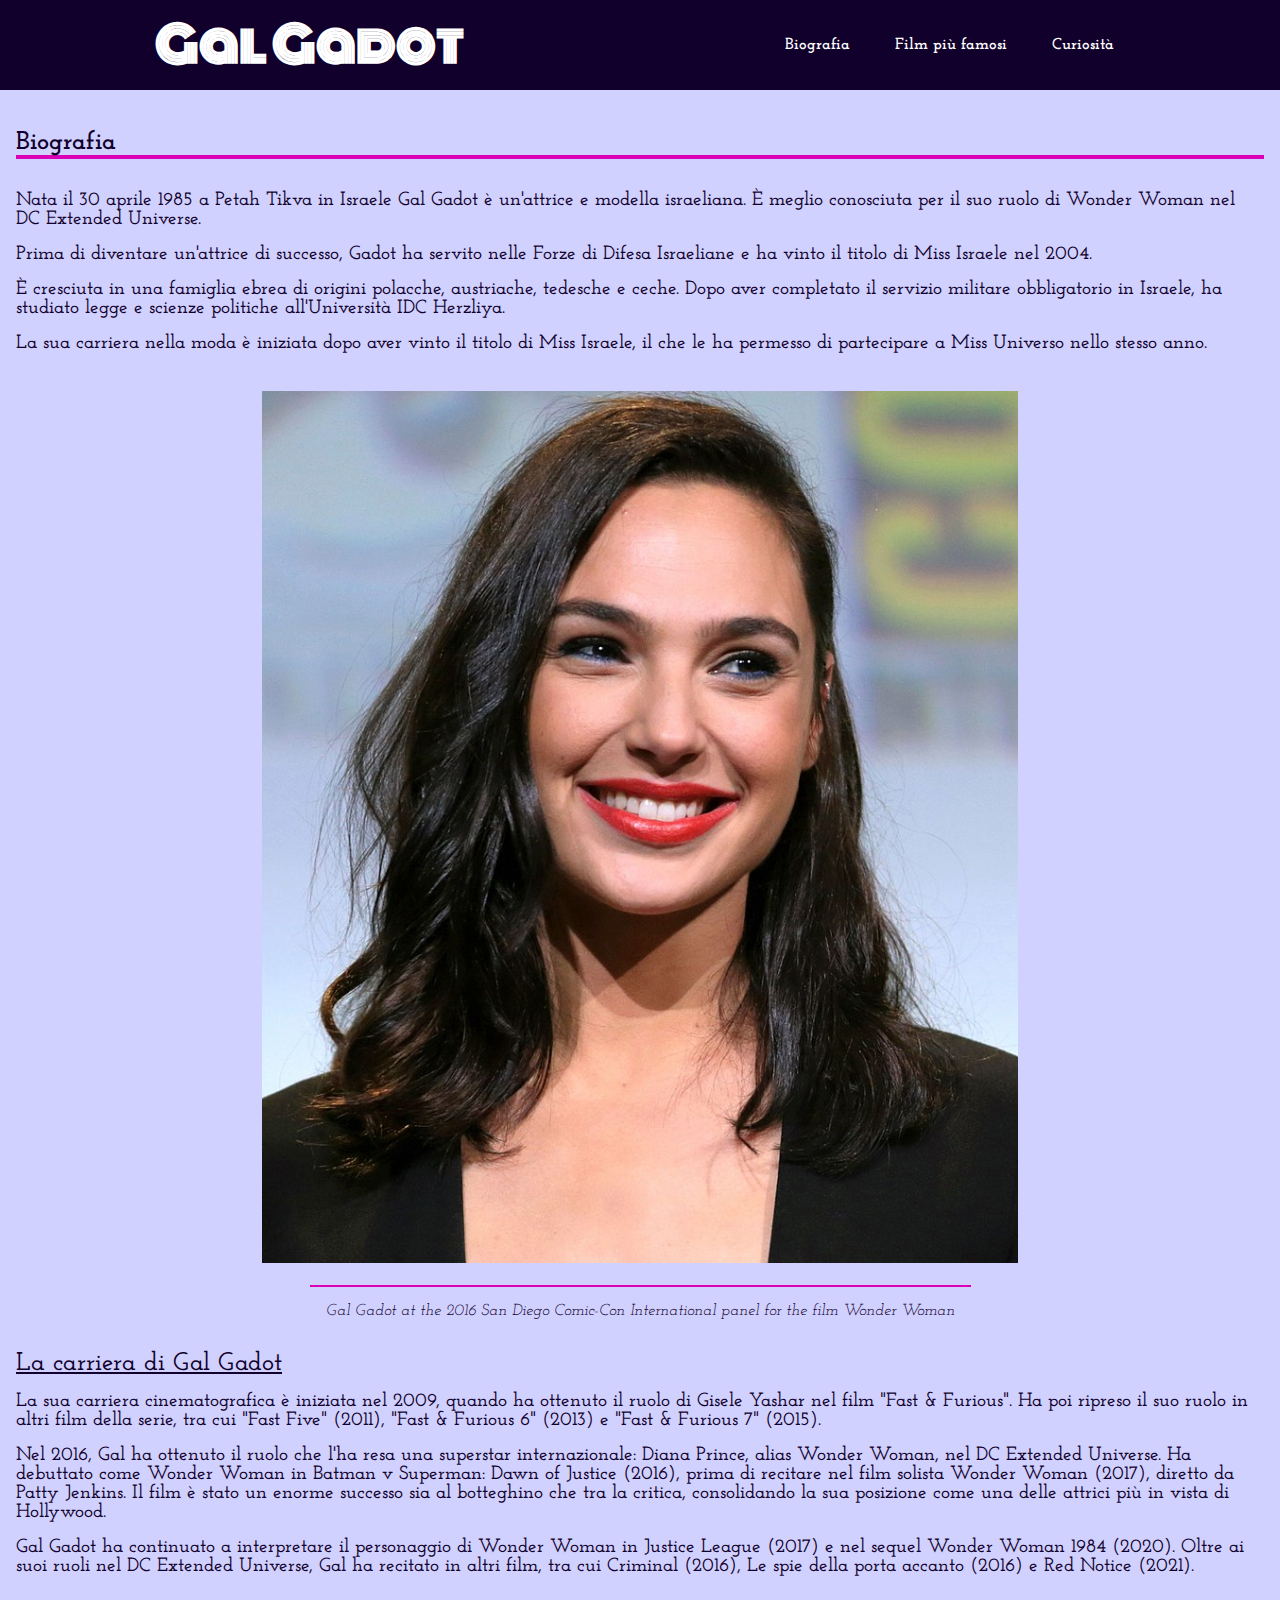
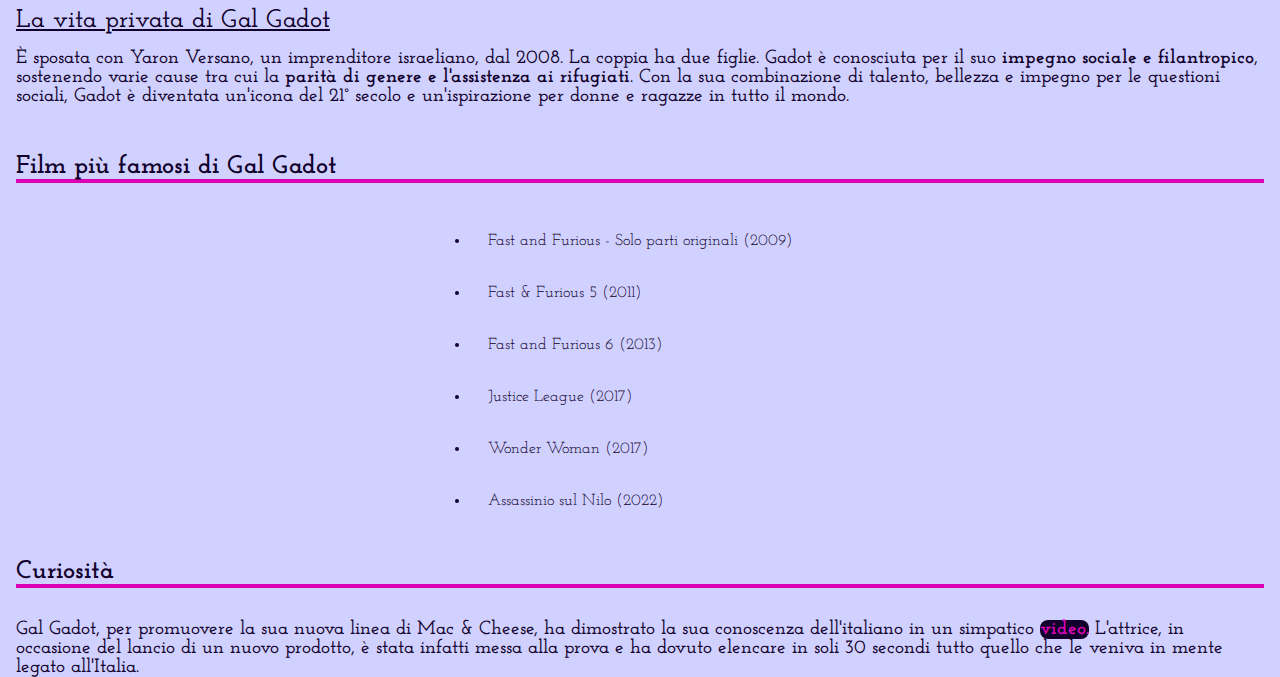
<file: Web Design Responsivo/Tribute Page/index.html>
<!DOCTYPE html>
<html lang="it">
  <head>
    <meta charset="UTF-8" />
    <meta http-equiv="X-UA-Compatible" content="IE=edge" />
    <meta name="viewport" content="width=device-width, initial-scale=1.0" />
    <link rel="preconnect" href="https://fonts.googleapis.com" />
    <link rel="preconnect" href="https://fonts.gstatic.com" crossorigin />
    <link
      href="https://fonts.googleapis.com/css2?family=Josefin+Slab:ital,wght@0,400;0,600;0,700;1,400&display=swap"
      rel="stylesheet"
    />
    <link rel="preconnect" href="https://fonts.googleapis.com" />
    <link rel="preconnect" href="https://fonts.gstatic.com" crossorigin />
    <link
      href="https://fonts.googleapis.com/css2?family=Josefin+Slab:ital,wght@0,400;0,600;0,700;1,400&family=Monoton&display=swap"
      rel="stylesheet"
    />
    <link rel="stylesheet" href="styles.css" />
    <title>Gal Gadote Fan Page</title>
  </head>
  <body>
    <header id="nav-bar">
      <h1 class="title">Gal Gadot</h1>
      <nav>
        <ul>
          <li>
            <a href="#bio">Biografia</a>
          </li>
          <li>
            <a href="#film">Film più famosi</a>
          </li>
          <li><a href="#gossip">Curiosità</a></li>
        </ul>
      </nav>
    </header>
    <main id="main">
      <div id="title">
        <h3 id="bio" class="bio">Biografia</h3>
        <p>
          Nata il 30 aprile 1985 a Petah Tikva in Israele Gal Gadot è un'attrice
          e modella israeliana. È meglio conosciuta per il suo ruolo di Wonder
          Woman nel DC Extended Universe.
        </p>
        <br />
        <p>
          Prima di diventare un'attrice di successo, Gadot ha servito nelle
          Forze di Difesa Israeliane e ha vinto il titolo di Miss Israele nel
          2004.
        </p>
        <br />
        <p>
          È cresciuta in una famiglia ebrea di origini polacche, austriache,
          tedesche e ceche. Dopo aver completato il servizio militare
          obbligatorio in Israele, ha studiato legge e scienze politiche
          all'Università IDC Herzliya.
        </p>
        <br />
        <p>
          La sua carriera nella moda è iniziata dopo aver vinto il titolo di
          Miss Israele, il che le ha permesso di partecipare a Miss Universo
          nello stesso anno.
        </p>
        <br />
        <figure id="img-div">
          <img
            id="image"
            src="Gal_Gadot.jpg"
            alt=" Gal Gadot at the 2016 San Diego Comic-Con International"
          />
          <figcaption id="img-caption">
            Gal Gadot at the 2016 San Diego Comic-Con International panel for
            the film Wonder Woman
          </figcaption>
        </figure>
        <h3>La carriera di Gal Gadot</h3>
        <p>
          La sua carriera cinematografica è iniziata nel 2009, quando ha
          ottenuto il ruolo di Gisele Yashar nel film "Fast & Furious". Ha poi
          ripreso il suo ruolo in altri film della serie, tra cui "Fast Five"
          (2011), "Fast & Furious 6" (2013) e "Fast & Furious 7" (2015).
        </p>
        <br />
        <p>
          Nel 2016, Gal ha ottenuto il ruolo che l'ha resa una superstar
          internazionale: Diana Prince, alias Wonder Woman, nel DC Extended
          Universe. Ha debuttato come Wonder Woman in Batman v Superman: Dawn of
          Justice (2016), prima di recitare nel film solista Wonder Woman
          (2017), diretto da Patty Jenkins. Il film è stato un enorme successo
          sia al botteghino che tra la critica, consolidando la sua posizione
          come una delle attrici più in vista di Hollywood.
        </p>
        <br />
        <p>
          Gal Gadot ha continuato a interpretare il personaggio di Wonder Woman
          in Justice League (2017) e nel sequel Wonder Woman 1984 (2020). Oltre
          ai suoi ruoli nel DC Extended Universe, Gal ha recitato in altri film,
          tra cui Criminal (2016), Le spie della porta accanto (2016) e Red
          Notice (2021).
        </p>
        <br />
        <h3>La vita privata di Gal Gadot</h3>
        <p>
          È sposata con Yaron Versano, un imprenditore israeliano, dal 2008. La
          coppia ha due figlie. Gadot è conosciuta per il suo
          <strong>impegno sociale e filantropico</strong>, sostenendo varie
          cause tra cui la
          <strong>parità di genere e l'assistenza ai rifugiati</strong>. Con la
          sua combinazione di talento, bellezza e impegno per le questioni
          sociali, Gadot è diventata un'icona del 21° secolo e un'ispirazione
          per donne e ragazze in tutto il mondo.
        </p>
        <br />
      </div>
      <h3 class="film">Film più famosi di Gal Gadot</h3>
      <div id="film">
        <ul>
          <li>Fast and Furious - Solo parti originali (2009)</li>
          <li>Fast & Furious 5 (2011)</li>
          <li>Fast and Furious 6 (2013)</li>
          <li>Justice League (2017)</li>
          <li>Wonder Woman (2017)</li>
          <li>Assassinio sul Nilo (2022)</li>
        </ul>
      </div>
      <div id="gossip">
        <h3 class="gossip">Curiosità</h3>
        <p id="tribute-info">
          Gal Gadot, per promuovere la sua nuova linea di Mac & Cheese, ha
          dimostrato la sua conoscenza dell'italiano in un simpatico
          <a
            id="tribute-link"
            href="https://www.instagram.com/gal_gadot/?utm_source=ig_embed&ig_rid=3f1cd2ca-e7e4-43e8-978d-806d9bf75c88"
            target="_blank"
            >video.</a
          >
          L'attrice, in occasione del lancio di un nuovo prodotto, è stata
          infatti messa alla prova e ha dovuto elencare in soli 30 secondi tutto
          quello che le veniva in mente legato all'Italia.
        </p>
      </div>
    </main>
  </body>
</html>
</file>
<file: Web Design Responsivo/Balance Sheet/styles.css>
span[class~="sr-only"] {
  border: 0 !important;
  clip: rect(1px, 1px, 1px, 1px) !important;
  clip-path: inset(50%) !important;
  -webkit-clip-path: inset(50%) !important;
  height: 1px !important;
  width: 1px !important;
  position: absolute !important;
  overflow: hidden !important;
  white-space: nowrap !important;
  padding: 0 !important;
  margin: -1px !important;
}

html {
  box-sizing: border-box;
}

body {
  font-family: sans-serif;
  color: #0a0a23;
}

h1 {
  max-width: 37.25rem;
  margin: 0 auto;
  padding: 1.5rem 1.25rem;
}

h1 .flex {
  display: flex;
  flex-direction: column-reverse;
  gap: 1rem;
}

h1 .flex span:first-of-type {
  font-size: 0.7em;
}

h1 .flex span:last-of-type {
  font-size: 1.2em;
}

section {
  max-width: 40rem;
  margin: 0 auto;
  border: 2px solid #d0d0d5;
}

#years {
  display: flex;
  justify-content: flex-end;
  position: sticky;
  z-index: 999;
  top: 0;
  background: #0a0a23;
  color: #fff;
  padding: 0.5rem calc(1.25rem + 2px) 0.5rem 0;
  margin: 0 -2px;
}

#years span[class] {
  font-weight: bold;
  width: 4.5rem;
  text-align: right;
}

.table-wrap {
  padding: 0 0.75rem 1.5rem 0.75rem;
}

table {
  border-collapse: collapse;
  border: 0;
  width: 100%;
  position: relative;
  margin-top: 3rem;
}

table caption {
  color: #356eaf;
  font-size: 1.3em;
  font-weight: normal;
  position: absolute;
  top: -2.25rem;
  left: 0.5rem;
}

tbody td {
  width: 100vw;
  min-width: 4rem;
  max-width: 4rem;
}

tbody th {
  width: calc(100% - 12rem);
}

tr[class="total"] {
  border-bottom: 4px double #0a0a23;
  font-weight: bold;
}

tr[class="total"] th {
  text-align: left;
  padding: 0.5rem 0 0.25rem 0.5rem;
}

tr.total td {
  text-align: right;
  padding: 0 0.25rem;
}

tr.total td:nth-of-type(3) {
  padding-right: 0.5rem;
}

tr.total:hover {
  background-color: #99c9ff;
}

td.current {
  font-style: italic;
}

tr.data {
  background-image: linear-gradient(to bottom, #dfdfe2 1.845rem, white 1.845rem);
}

tr.data th {
  text-align: left;
  padding-top: 0.3rem;
  padding-left: 0.5rem;
}

tr.data th .description {
  display: block;
  font-weight: normal;
  font-style: italic;
  padding: 1rem 0 0.75rem;
  margin-right: -13.5rem;
}

tr.data td {
  vertical-align: top;
  padding: 0.3rem 0.25rem 0;
  text-align: right;
}

tr.data td:last-of-type{
  padding:0.5rem
}
</file>
<file: Web Design Responsivo/City Skyline/styles.css>
:root {
    --building-color1: #aa80ff;
    --building-color2: #66cc99;
    --building-color3: #cc6699;
    --building-color4: #538cc6;
    --window-color1: #bb99ff;
    --window-color2: #8cd9b3;
    --window-color3: #d98cb3;
    --window-color4: #8cb3d9;
  }
  
  * {
    box-sizing: border-box;
  }
  
  body {
    height: 100vh;
    margin: 0;
    overflow: hidden;
  }
  
  .background-buildings, .foreground-buildings {
    width: 100%;
    height: 100%;
    display: flex;
    align-items: flex-end;
    justify-content: space-evenly;
    position: absolute;
    top: 0;
  }
  
  .building-wrap {
    display: flex;
    flex-direction: column;
    align-items: center;
  }
  
  .window-wrap {
    display: flex;
    align-items: center;
    justify-content: space-evenly;
  }
  
  .sky {
    background: radial-gradient(
        closest-corner circle at 15% 15%,
        #ffcf33,
        #ffcf33 20%,
        #ffff66 21%,
        #bbeeff 100%
      );
  }
  
  /* BACKGROUND BUILDINGS - "bb" stands for "background building" */
  .bb1 {
    width: 10%;
    height: 70%;
  }
  
  .bb1a {
    width: 70%;
  }
  
  .bb1b {
    width: 80%;
  }
  
  .bb1c {
    width: 90%;
  }
  
  .bb1d {
    width: 100%;
    height: 70%;
    background: linear-gradient(
        var(--building-color1) 50%,
        var(--window-color1)
      );
  }
  
  .bb1-window {
    height: 10%;
    background: linear-gradient(
        var(--building-color1),
        var(--window-color1)
      );
  }
  
  .bb2 {
    width: 10%;
    height: 50%;
  }
  
  .bb2a {
    border-bottom: 5vh solid var(--building-color2);
    border-left: 5vw solid transparent;
    border-right: 5vw solid transparent;
  }
  
  .bb2b {
    width: 100%;
    height: 100%;
    background: repeating-linear-gradient(
        var(--building-color2),
        var(--building-color2) 6%,
        var(--window-color2) 6%,
        var(--window-color2) 9%
      );
  }
  
  .bb3 {
    width: 10%;
    height: 55%;
    background: repeating-linear-gradient(
        90deg,
        var(--building-color3),
        var(--building-color3),
        var(--window-color3) 15%
      );
  }
  
  .bb4 {
    width: 11%;
    height: 58%;
  }
  
  .bb4a {
    width: 3%;
    height: 10%;
    background-color: var(--building-color4);
  }
  
  .bb4b {
    width: 80%;
    height: 5%;
    background-color: var(--building-color4);
  }
  
  .bb4c {
    width: 100%;
    height: 85%;
    background-color: var(--building-color4);
  }
  
  .bb4-window {
    width: 18%;
    height: 90%;
    background-color: var(--window-color4);
  }
  
  /* FOREGROUND BUILDINGS - "fb" stands for "foreground building" */
  .fb1 {
    width: 10%;
    height: 60%;
  }
  
  .fb1a {
    border-bottom: 7vh solid var(--building-color4);
    border-left: 2vw solid transparent;
    border-right: 2vw solid transparent;
  }
  
  .fb1b {
    width: 60%;
    height: 10%;
    background-color: var(--building-color4);
  }
  
  .fb1c {
    width: 100%;
    height: 80%;
    background: repeating-linear-gradient(
        90deg,
        var(--building-color4),
        var(--building-color4) 10%,
        transparent 10%,
        transparent 15%
      ),
      repeating-linear-gradient(
        var(--building-color4),
        var(--building-color4) 10%,
        var(--window-color4) 10%,
        var(--window-color4) 90%
      );
  }
  
  .fb2 {
    width: 10%;
    height: 40%;
  }
  
  .fb2a {
    width: 100%;
    border-bottom: 10vh solid var(--building-color3);
    border-left: 1vw solid transparent;
    border-right: 1vw solid transparent;
  }
  
  .fb2b {
    width: 100%;
    height: 75%;
    background-color: var(--building-color3);
  }
  
  .fb2-window {
    width: 22%;
    height: 100%;
    background-color: var(--window-color3);
  }
  
  .fb3 {
    width: 10%;
    height: 35%;
  }
  
  .fb3a {
    width: 80%;
    height: 15%;
    background-color: var(--building-color1);
  }
  
  .fb3b {
    width: 100%;
    height: 35%;
    background-color: var(--building-color1);
  }
  
  .fb3-window {
    width: 25%;
    height: 80%;
    background-color: var(--window-color1);
  }
  
  .fb4 {
    width: 8%;
    height: 45%;
    position: relative;
    left: 10%;
  }
  
  .fb4a {
    border-top: 5vh solid transparent;
    border-left: 8vw solid var(--building-color1);
  }
  
  .fb4b {
    width: 100%;
    height: 89%;
    background-color: var(--building-color1);
    display: flex;
    flex-wrap: wrap;
  }
  
  .fb4-window {
    width: 30%;
    height: 10%;
    border-radius: 50%;
    background-color: var(--window-color1);
    margin: 10%;
  }
  
  .fb5 {
    width: 10%;
    height: 33%;
    position: relative;
    right: 10%;
    background: repeating-linear-gradient(
        var(--building-color2),
        var(--building-color2) 5%,
        transparent 5%,
        transparent 10%
      ),
      repeating-linear-gradient(
        90deg,
        var(--building-color2),
        var(--building-color2) 12%,
        var(--window-color2) 12%,
        var(--window-color2) 44%
      );
  }
  
  .fb6 {
    width: 9%;
    height: 38%;
    background: repeating-linear-gradient(
        90deg,
        var(--building-color3),
        var(--building-color3) 10%,
        transparent 10%,
        transparent 30%
      ),
      repeating-linear-gradient(
        var(--building-color3),
        var(--building-color3) 10%,
        var(--window-color3) 10%,
        var(--window-color3) 30%
      );
  }
  
  @media (max-width: 1000px) {
    :root {
      --building-color1: #000;
      --building-color2: #000;
      --building-color3: #000;
      --building-color4: #000;
      --window-color1:#777;
      --window-color2:#777;
      --window-color3:#777;
      --window-color4:#777;
    }
    .sky {
      background: radial-gradient(
          closest-corner circle at 15% 15%,
          #ccc,
          #ccc 20%,
          #445 21%,
          #223 100%
        );
    }
  }
</file>
<file: Web Design Responsivo/Creazione Pagina di documentazione tecnica/styles.css>
html,
body {
  min-width: 290px;
  color: #4d4e53;
  background-color: #ffffff;
  font-family: 'Open Sans', Arial, sans-serif;
  line-height: 1.5;
}

#navbar {
  position: fixed;
  min-width: 290px;
  top: 0px;
  left: 0px;
  width: 300px;
  height: 100%;
  border-right: solid;
  border-color: rgba(0, 22, 22, 0.4);
}

header {
  color: black;
  margin: 10px;
  text-align: center;
  font-size: 1.8em;
  font-weight: thin;
}

#main-doc header {
  text-align: left;
  margin: 0px;
}

#navbar ul {
  height: 88%;
  padding: 0;
  overflow-y: auto;
  overflow-x: hidden;
}

#navbar li {
  color: #4d4e53;
  border-top: 1px solid;
  list-style: none;
  position: relative;
  width: 100%;
}

#navbar a {
  display: block;
  padding: 10px 30px;
  color: #4d4e53;
  text-decoration: none;
  cursor: pointer;
}

#main-doc {
  position: absolute;
  margin-left: 310px;
  padding: 20px;
  margin-bottom: 110px;
}

section article {
  color: #4d4e53;
  margin: 15px;
  font-size: 0.96em;
}

section li {
  margin: 15px 0px 0px 20px;
}

code {
  display: block;
  text-align: left;
  white-space: pre-line;
  position: relative;
  word-break: normal;
  word-wrap: normal;
  line-height: 2;
  background-color: #f7f7f7;
  padding: 15px;
  margin: 10px;
  border-radius: 5px;
}

@media only screen and (max-width: 815px) {
  /* For mobile phones: */
  #navbar ul {
    border: 1px solid;
    height: 207px;
  }

  #navbar {
    background-color: white;
    position: absolute;
    top: 0;
    padding: 0;
    margin: 0;
    width: 100%;
    max-height: 275px;
    border: none;
    z-index: 1;
    border-bottom: 2px solid;
  }

  #main-doc {
    position: relative;
    margin-left: 0px;
    margin-top: 270px;
  }
}

@media only screen and (max-width: 400px) {
  #main-doc {
    margin-left: -10px;
  }

  code {
    margin-left: -20px;
    width: 100%;
    padding: 15px;
    padding-left: 10px;
    padding-right: 45px;
    min-width: 233px;
  }
}
</file>
<file: Web Design Responsivo/Dipinto di Picasso/styles.css>
body {
  background-color: rgb(184, 132, 46);
}

#back-wall {
  background-color: #8B4513;
  width: 100%;
  height: 60%;
  position: absolute;
  top: 0;
  left: 0;
  z-index: -1;
}

#offwhite-character {
  width: 300px;
  height: 550px;
  background-color: GhostWhite;
  position: absolute;
  top: 20%;
  left: 17.5%;
}

#white-hat {
  width: 0;
  height: 0;
  border-style: solid;
  border-width: 0 120px 140px 180px;
  border-top-color: transparent;
  border-right-color: transparent;
  border-bottom-color: GhostWhite;
  border-left-color: transparent;
  position: absolute;
  top: -140px;
  left: 0;
}

#black-mask {
  width: 100%;
  height: 50px;
  background-color: rgb(45, 31, 19);
  position: absolute;
  top: 0;
  left: 0;
  z-index: 1;
}

#gray-instrument {
  width: 15%;
  height: 40%;
  background-color: rgb(167, 162, 117);
  position: absolute;
  top: 50px;
  left: 125px;
  z-index: 1;
}

.black-dot {
  width: 10px;
  height: 10px;
  background-color: rgb(45, 31, 19);
  border-radius: 50%;
  display: block;
  margin: auto;
  margin-top: 65%;
}

#tan-table {
  width: 450px;
  height: 140px;
  background-color: #D2691E;
  position: absolute;
  top: 275px;
  left: 15px;
  z-index: 1;
}

#black-character {
  width: 300px;
  height: 500px;
  background-color: rgb(45, 31, 19);
  position: absolute;
  top: 30%;
  left: 59%;
}

#black-hat {
  width: 0;
  height: 0;
  border-style: solid;
  border-width: 150px 0 0 300px;
  border-top-color: transparent;
  border-right-color: transparent;
  border-bottom-color: transparent;
  border-left-color: rgb(45, 31, 19);
  position: absolute;
  top: -150px;
  left: 0;
}

#gray-mask {
  width: 150px;
  height: 150px;
  background-color: rgb(167, 162, 117);
  position: absolute;
  top: -10px;
  left: 70px;
}

#white-paper {
  width: 400px;
  height: 100px;
  background-color: GhostWhite;
  position: absolute;
  top: 250px;
  left: -150px;
  z-index: 1;
}

.fa-music {
  display: inline-block;
  margin-top: 8%;
  margin-left: 13%;
}

.blue {
  background-color: #1E90FF;
}

#blue-left {
  width: 500px;
  height: 300px;
  position: absolute;
  top: 20%;
  left: 20%;
}

#blue-right {
  width: 400px;
  height: 300px;
  position: absolute;
  top: 50%;
  left: 40%;
}

#orange-character {
  width: 250px;
  height: 550px;
  background-color: rgb(240, 78, 42);
  position: absolute;
  top: 25%;
  left: 40%;
}

#black-round-hat {
  width: 180px;
  height: 150px;
  background-color: rgb(45, 31, 19);
  border-radius: 50%;
  position: absolute;
  top: -100px;
  left: 5px;
  z-index: -1;
}

#eyes-div {
  width: 180px;
  height: 50px;
  position: absolute;
  top: -40px;
  left: 20px;
  z-index: 3;
}

#triangles {
  width: 250px;
  height: 550px;
}

.triangle {
  width: 0;
  height: 0;
  border-style: solid;
  border-width: 42px 45px 45px 0;
  border-top-color: transparent;
  border-right-color: Gold; /* yellow */
  border-bottom-color: transparent;
  border-left-color: transparent;
  display: inline-block;
}

#guitar {
  width: 100%;
  height: 100px;
  position: absolute;
  top: 120px;
  left: 0px;
  z-index: 3;
}

.guitar {
  width: 150px;
  height: 120px;
  background-color: Goldenrod;
  border-radius: 50%;
}

#guitar-left {
  position: absolute;
  left: 0px;
}

#guitar-right {
  position: absolute;
  left: 100px;
}

.fa-bars {
  display: block;
  margin-top: 30%;
  margin-left: 40%;
}

#guitar-neck {
  width: 200px;
  height: 30px;
  background-color: #D2691E;
  position: absolute;
  top: 45px;
  left: 200px;
  z-index: 3;
}

.eyes {
  width: 35px;
  height: 20px;
  background-color: #8B4513;
  border-radius: 20px 50%;
}

.right {
  position: absolute;
  top: 15px;
  right: 30px;
}

.left {
  position: absolute;
  top: 15px;
  left: 30px;
}

.fas{
  font-size:30px;
}
</file>
<file: Web Design Responsivo/Dipinto di Rothko/styles.css>
.canvas {
  width: 500px;
  height: 600px;
  background-color: #4d0f00;
  overflow: hidden;
  filter: blur(2px);
}

.frame {
  border: 50px solid black;
  width: 500px;
  padding: 50px;
  margin: 20px auto;
}

.one {
  width: 425px;
  height: 150px;
  background-color: #efb762;
  margin: 20px auto;
  box-shadow: 0 0 3px 3px #efb762;
  border-radius: 9px;
  transform: rotate(-0.6deg);
}

.two {
  width: 475px;
  height: 200px;
  background-color: #8f0401;
  margin: 0 auto 20px;
  box-shadow: 0 0 3px 3px #8f0401;
  border-radius: 8px 10px;
  transform: rotate(0.4deg);
}

.one, .two {
  filter: blur(1px);
}

.three {
  width: 91%;
  height: 28%;
  background-color: #b20403;
  margin: auto;
  filter: blur(2px);
  box-shadow: 0 0 5px 5px #b20403;
  border-radius: 30px 25px 60px 12px;
  transform: rotate(-0.2deg);
}
</file>
<file: Web Design Responsivo/Landing Page/src/css/style.css>
/* Stili di base */
@import url('https://fonts.googleapis.com/css2?family=Roboto:wght@400;700;900&display=swap');


*{
    margin: 0;
    padding: 0;
    box-sizing: border-box;
    scroll-behavior: smooth;
    list-style-type: none;
    text-decoration: none;
}

body {
    font-family: "Roboto", "sans-serif";
    font-size: 62.5%;
  }
  
  /* Header */
  #header {
    background-color: #f5f5f5;
    position: sticky;
    top: 0;
    width: 100%;
    z-index: 10;
  }
  
#header-content { 
  
display: flex;
flex-direction: column;
align-items: flex-end;
  width: 85%;
  padding: 1rem;
  }
  
  #header-img {
    width: 30vw;

  }

  #header-content .cta-button {
    color: black;
  }
  
  /* Navigazione */

  .nav-links {
    background-color: #f5f5f5;

    overflow: hidden;
    display: flex;
    flex-direction: column;
    justify-content: center;
    list-style-type: none;
    height: 100vh;
    height: 0vh;
    transition: 0.6s all;
}


.nav-links a {
    display: block;
    font-weight: 600;
    font-size: 1.5rem;
   color: black;
    text-align: center;
    padding: 0.5em;
    text-decoration: none;
}

.nav-links .active-link {
    color: blueviolet;
}

/* menu - checkbox hack */

#nav-bar input[type=checkbox]#toggle {
  display: none;
}

.mobile-menu-toggle {
 
  position: absolute;
  top: 1em;
  right: 1em;
  display: flex;
  flex-flow: column wrap;
  justify-content: space-between;
  height: 2rem;
  width: 2rem;
  cursor: pointer;
}

.mobile-menu-toggle .bar {
  height: 5px;
  background: black;
  border-radius: 5px;
  margin: 2px 0px;
  transform-origin: left;
  transition: all 0.6s;
}

#toggle:checked ~ .mobile-menu-toggle .top {
  transform: rotate(45deg);
}

#toggle:checked~.mobile-menu-toggle .middle {
  opacity: 0;
}

#toggle:checked~.mobile-menu-toggle .bottom {
  transform: rotate(-45deg);
}

#nav-bar #toggle:checked~ul {
  height: 100vh; 
}

/* fine menu - checkbox hack */
 
  

/* Sezioni */
  
  .section {
    display: flex;
    flex-direction: column;
    justify-content: center;
    padding: 2rem;
    gap: 1rem;
  }

.section p {
  font-size: .7rem;
  padding: 1rem;
  background-color: #f5f5f5;
}


#form{
  display: flex;
  flex-direction: column;
  gap: .5rem;
  padding: 2rem;
}
  
/* Media Query */

  /* Barra di navigazione mobile */
  @media screen and (min-width: 768px) {
    
#header-content{
  width: 100%;
  flex-direction: row;
  justify-content: space-evenly;
  align-items: center;
}

#header-content .cta-button{
  font-size: 1.4rem;
}

#header-title{
  font-size: 2rem;
}

#header-img{
max-width: 20vw;
}
    /* Cambio il menu */
    #nav-bar ul {
      display: flex;
      flex-flow: row;
      justify-content: flex-end;
      height: auto;
      padding: 1rem;
  }

  #nav-bar a {
      font-size: 1.8rem;
  }

  .mobile-menu-toggle {
      display: none;
  }

  /* Section */

  .section h2{
  font-size: 2rem;
}
  .section p{
    font-size: 1.4rem;
  }

  #video iframe{
    height: 40vh;
  }

  #section2 ul{
    font-size: 1.5rem;
  }

  #section3 a{
font-size: 1.5rem;
  }

  .section img{
    width: 60%;
  }

  /* Form */

#form{
  text-align: center;
  background-color: #f5f5f5;
  font-size: 2rem;
  gap: 1rem;
}

 #form h2{
    margin: 2rem ;
  }

#form input{
 font-size: 1.6rem;
 padding:1.5rem;
}

}
</file>
<file: Web Design Responsivo/Nutrition Facts/styles.css>
* {
  box-sizing: border-box;
}

html {
  font-size: 16px;
}

body {
  font-family: 'Open Sans', sans-serif;
}

.label {
  border: 2px solid black;
  width: 270px;
  margin: 20px auto;
  padding: 0 7px;
}

header h1 {
  text-align: center;
  margin: -4px 0;
  letter-spacing: 0.15px
}

p {
  margin: 0;
  display: flex;
  justify-content: space-between;
}

.divider {
  border-bottom: 1px solid #888989;
  margin: 2px 0;
}

.bold {
  font-weight: 800;
}

.large {
  height: 10px;
}

.large, .medium {
  background-color: black;
  border: 0;
}

.medium {
  height: 5px;
}

.small-text {
  font-size: 0.85rem;
}


.calories-info {
  display: flex;
  justify-content: space-between;
  align-items: flex-end;
}

.calories-info h2 {
  margin: 0;
}

.left-container p {
  margin: -5px -2px;
  font-size: 2em;
  font-weight: 700;
}

.calories-info span {
  margin: -7px -2px;
  font-size: 2.4em;
  font-weight: 700;
}

.right {
  justify-content: flex-end;
}

.indent {
  margin-left: 1em;
}

.double-indent {
  margin-left: 2em;
}

.daily-value p:not(.no-divider) {
  border-bottom: 1px solid #888989;
}

.note {
  font-size: 0.6rem;
  margin: 5px 0;
  padding: 0 8px;
}
</file>
<file: Web Design Responsivo/Registration Form/styles.css>
body {
  width: 100%;
  height: 100vh;
  margin: 0;
  background-color: #1b1b32;
  color: #f5f6f7;
  font-family: Tahoma;
  font-size: 16px;
}

h1, p {
  margin: 1em auto;
  text-align: center;
}

form {
  width: 60vw;
  max-width: 500px;
  min-width: 300px;
  margin: 0 auto;
  padding-bottom: 2em;
}

fieldset {
  border: none;
  padding: 2rem 0;
  border-bottom: 3px solid #3b3b4f;
}

fieldset:last-of-type {
  border-bottom: none;
}

label {
  display: block;
  margin: 0.5rem 0;
}

input,
textarea,
select {
  margin: 10px 0 0 0;
  width: 100%;
  min-height: 2em;
}

input, textarea {
  background-color: #0a0a23;
  border: 1px solid #0a0a23;
  color: #ffffff;
}

.inline {
  width: unset;
  margin: 0 0.5em 0 0;
  vertical-align: middle;
}

input[type="submit"] {
  display: block;
  width: 60%;
  margin: 1em auto;
  height: 2em;
  font-size: 1.1rem;
  background-color: #3b3b4f;
  border-color: white;
  min-width: 300px;
}

input[type="file"] {
  padding: 1px 2px;
}

a{
  color:#dfdfe2;
}
</file>
<file: Web Design Responsivo/Tribute Page/styles.css>
* {
  margin: 0;
  padding: 0;
  box-sizing: border-box;
}

body {
  font-family: "Josefin Slab", serif;
  font-size: 16px;
  background-color: #d0d1ff;
  color: #10002b;
  display: block;
}

#nav-bar {
  width: 100%;
  height: auto;
  top: 0;
  position: relative;
  display: flex;
  flex-direction: row;
  align-items: center;
  justify-content: space-around;
  flex-wrap: wrap;
  background-color: #10002b;
  margin: 0 auto 40px;
}

nav li {
  display: inline-block;
  padding: 10px 10px;
}

nav a {
  text-decoration: none;
  color: #fff;
  font-weight: 700;
  padding: 10px;
  cursor: pointer;
  position: relative;
}

nav a:hover {
  background-color: #db00b6;
  border-radius: 8px;
}

.title {
  font-family: "Monoton", cursive;
  font-size: 3em;
  padding: 8px;
  color: #fff;
}

.bio,
.film,
.gossip {
  font-size: 1.6em;
  font-weight: 700;
  margin: 32px 16px;
  border-bottom: 4px solid #db00b6;
  text-decoration: none;
}

h3 {
  font-size: 1.6em;
  font-weight: 600;
  margin: 16px 16px;
  text-decoration: underline;
}

p {
  font-weight: 600;
  font-size: 1.2em;
  margin: 0 16px;
}

#img-div {
  display: flex;
  flex-direction:column;
  align-items: center;
  justify-content: center;
  margin: 0 auto;
  max-width: 800px;
}

#image {
  min-width: 40%;
  max-width: 100%;
  height: auto;
  padding: 22px;
}

#img-caption {
  margin: 0 18px;
  padding: 16px;
  border-top: 2px solid #db00b6;
  font-style: italic;
}

#film {
  display: flex;
  align-items: center;
  justify-content: center;
}

#film > ul > li {
  padding: 18px;
}

a {
  text-decoration: none;
  background-color: #10002b;
  border-radius: 8px;
  color: #db00b6;
  font-weight: 700;
  cursor: pointer;
}

a:hover {
  background-color: #db00b6;
  color: #10002b;
  padding: 1px;
  font-weight: 700;
}
</file>
